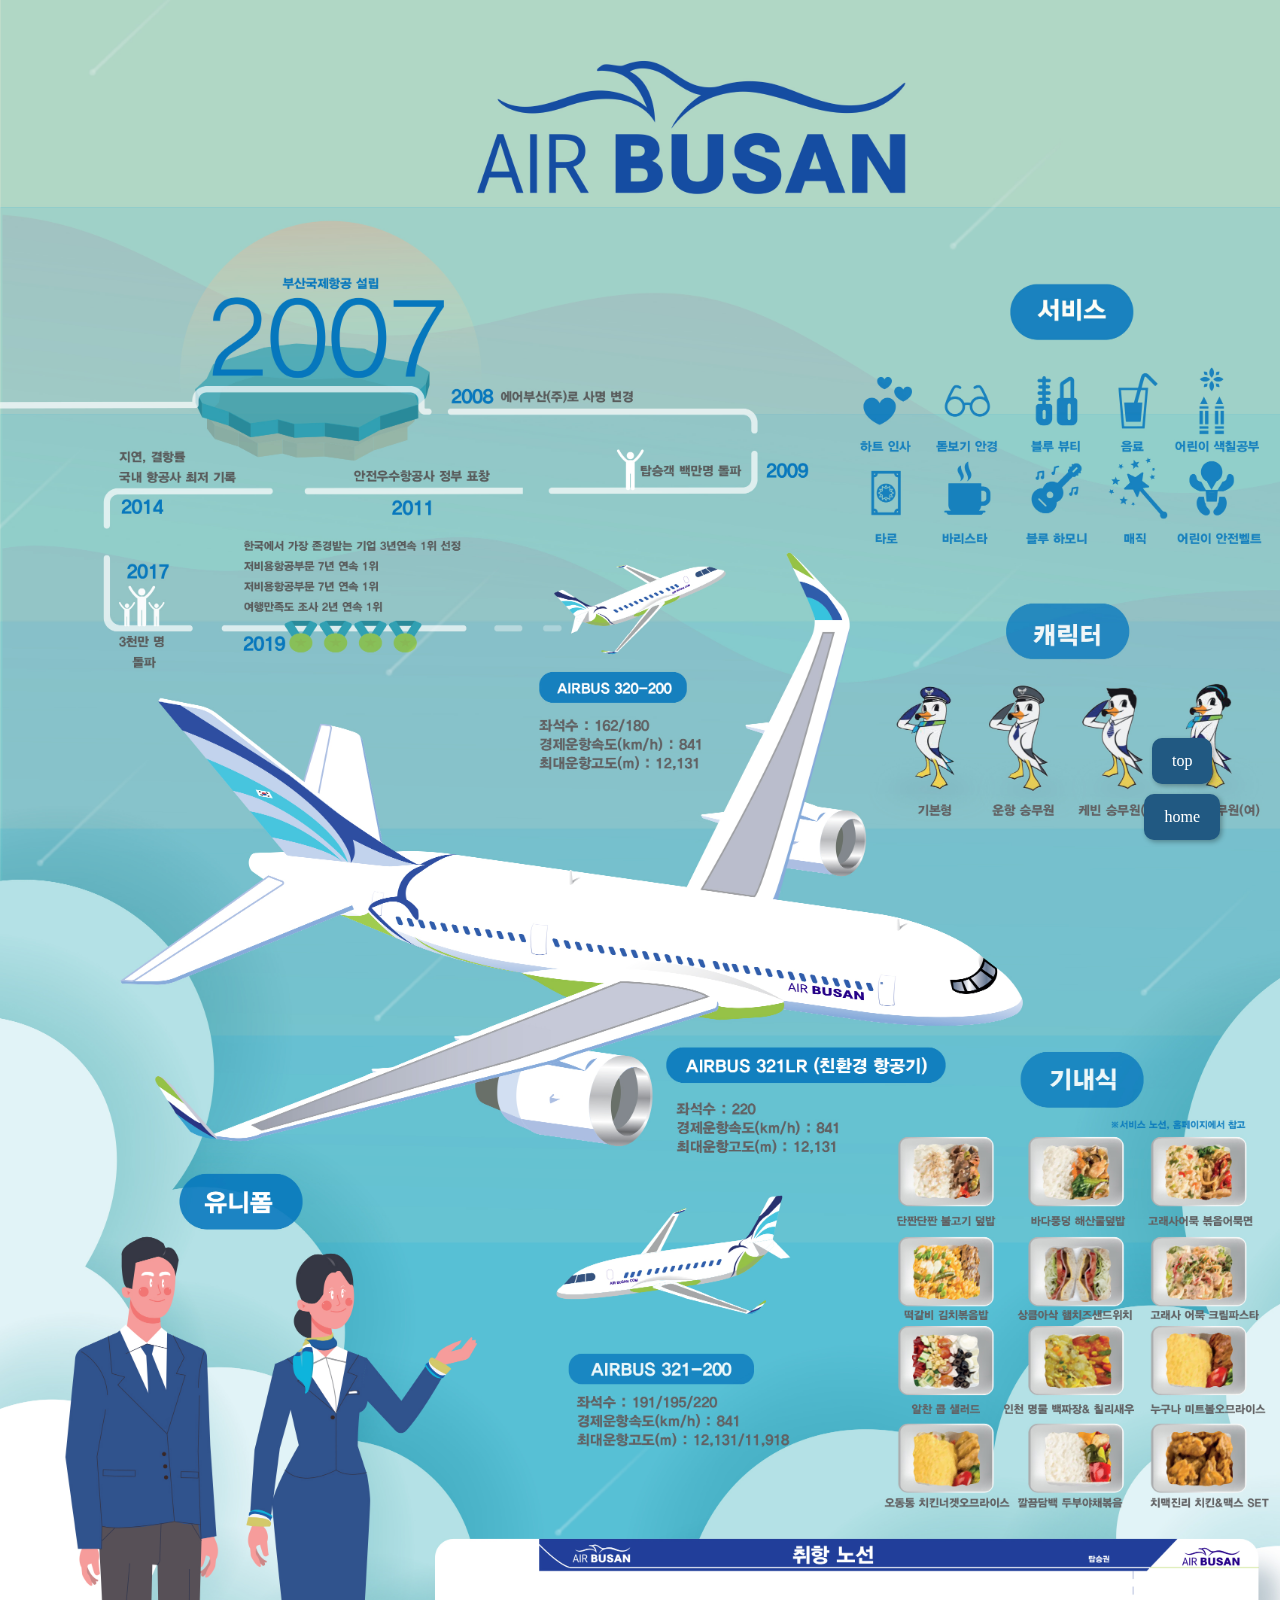
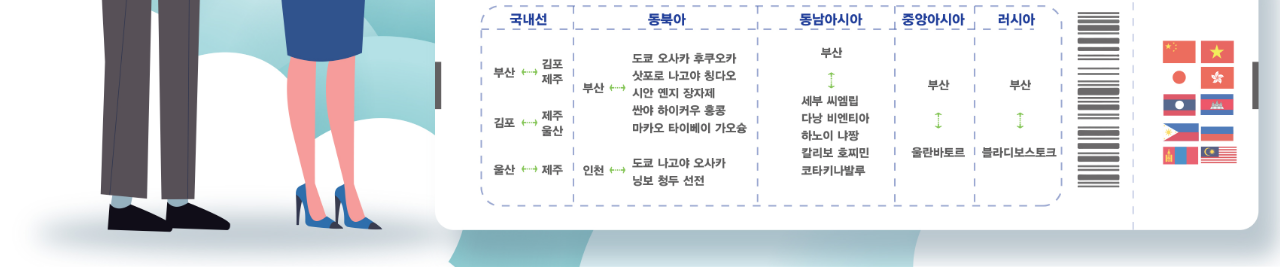
<file: guide/AirBusan_Infographic.html>
<!doctype html>
<html lang="ko">
	<head>
		<!--파비콘-->
		<link href="./guide_img/airbusan/Air_Busan_logo.png" rel="icon" type="image/png" sizes="32x32">
		<title>CANTIO BX</title>
		<meta charset="utf-8">
		<link href="./css/Infographic.css" rel="stylesheet" type="text/css">
	</head>
	<body class="brand1">
		<img src="./guide_img/airbusan/Infographic.jpg" alt="에어부산 인포그래픽">
		<ul class="btn_1">
			<li><a href="#">top</a><li>
			<li><a href="../index.html">home</a><li>
		</ul>
	</body>	
</html>
</file>
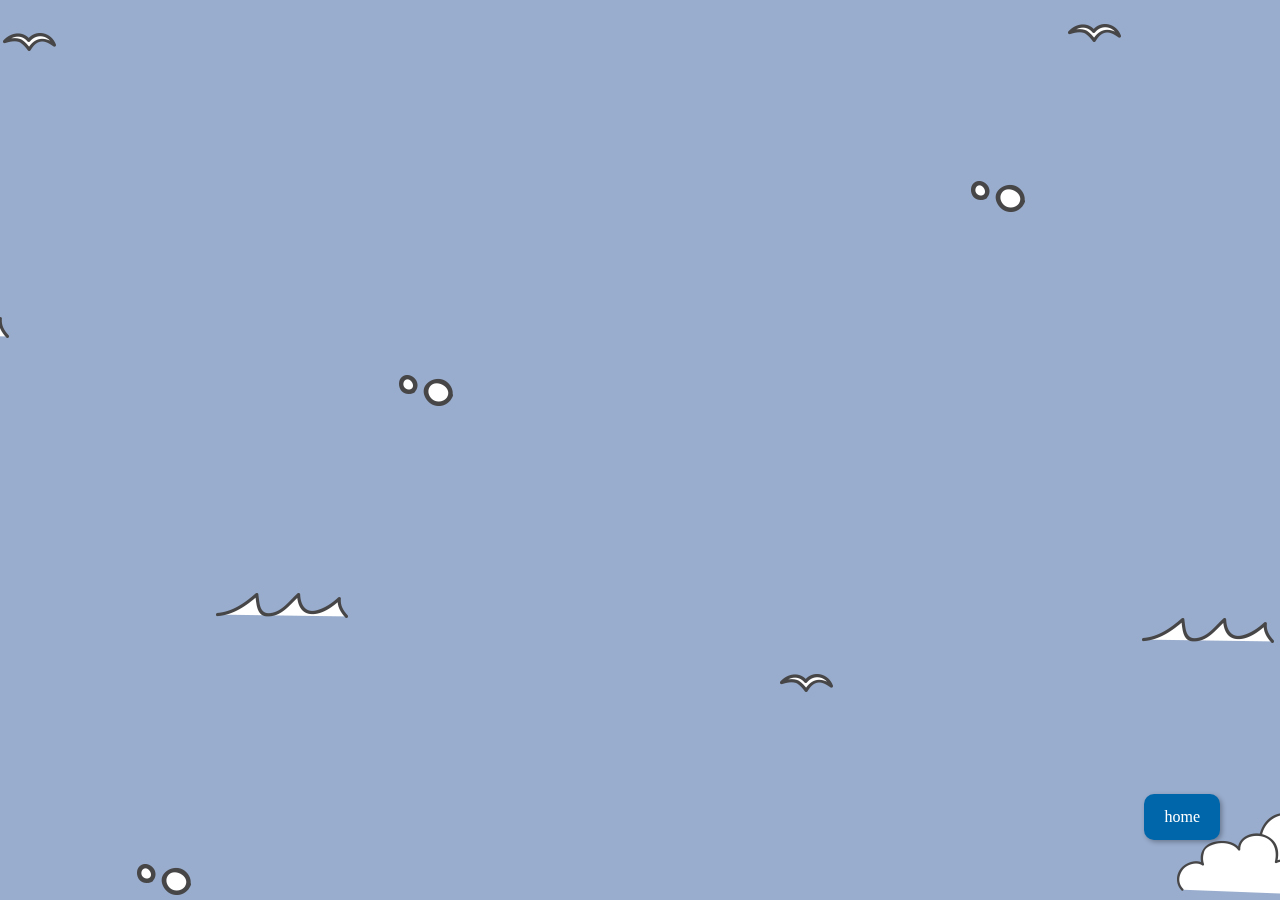
<file: guide/busan.html>
<!DOCTYPE html>
<html lang="ko">
<head>
    <meta charset="UTF-8">
    <meta http-equiv="X-UA-Compatible" content="IE=edge">
    <meta name="viewport" content="width=device-width, initial-scale=1.0">
    <!--파비콘-->
		<link href="./guide_img/Gull.png" rel="icon" type="image/png" sizes="32x32">
    <title>부산 관광지 순위</title>
    <link href="./css/busan.css" rel="stylesheet" type="text/css">
</head>
<body>
    <div>
    <iframe width="1200" height="600" src="https://www.youtube.com/embed/RoVD9HSKu-4" title="YouTube video player" frameborder="0" allow="accelerometer; autoplay; clipboard-write; encrypted-media; gyroscope; picture-in-picture" allowfullscreen></iframe>

    <ul class="btn_2">
        
        <li><a href="../index.html">home</a><li>
    </ul>
</div>
</body>
</html>
</file>
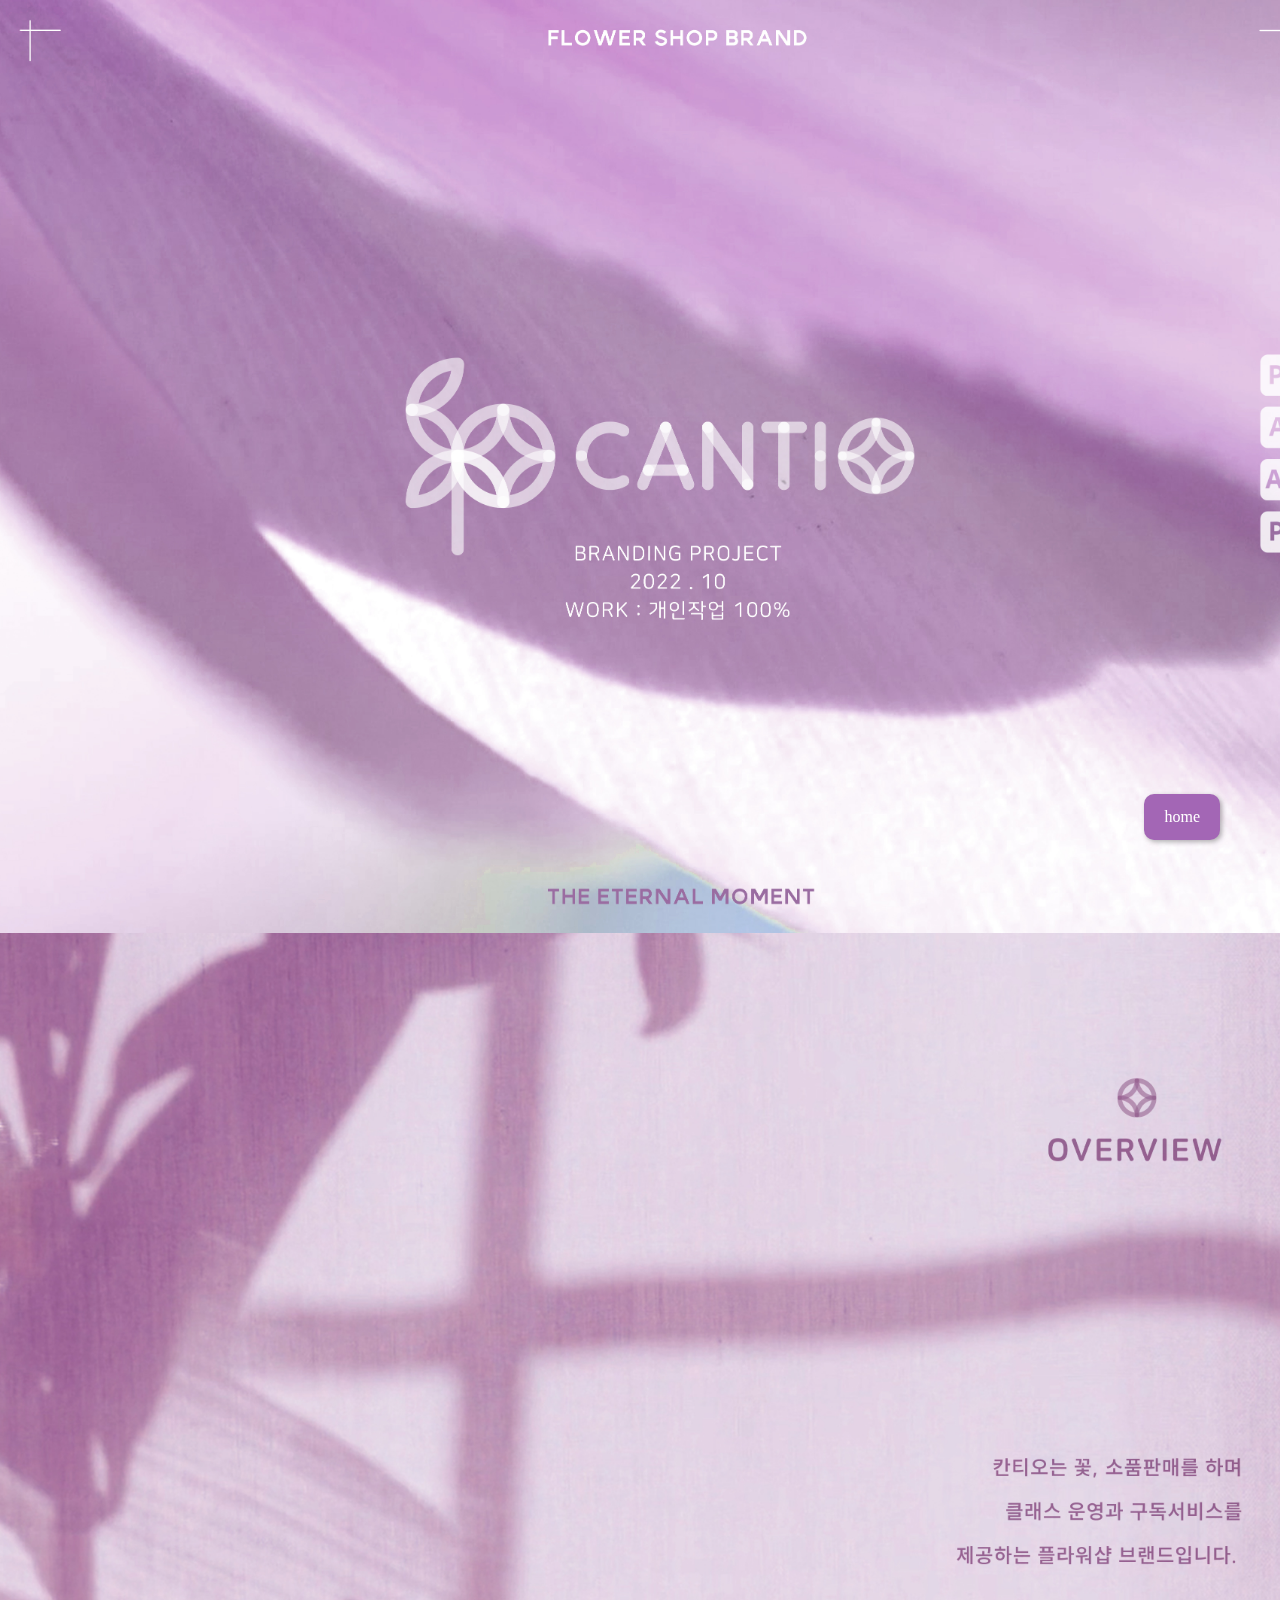
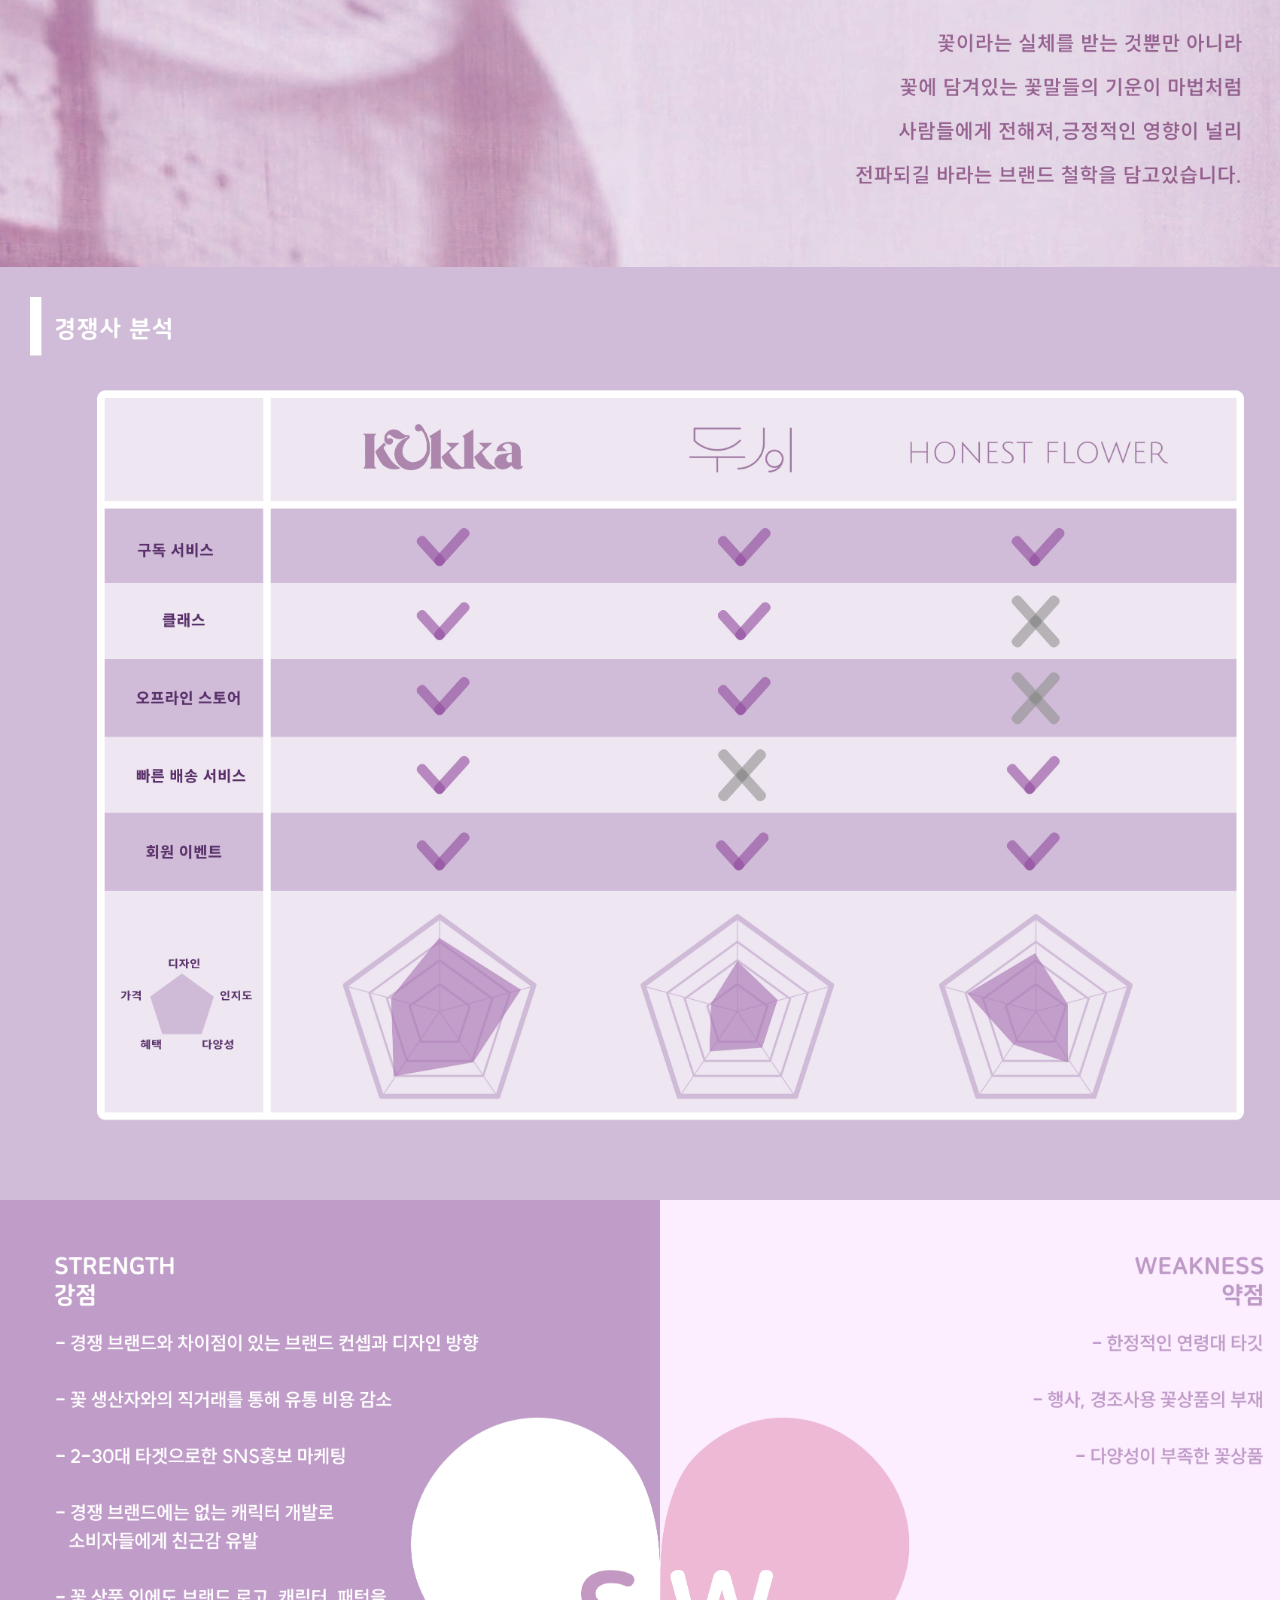
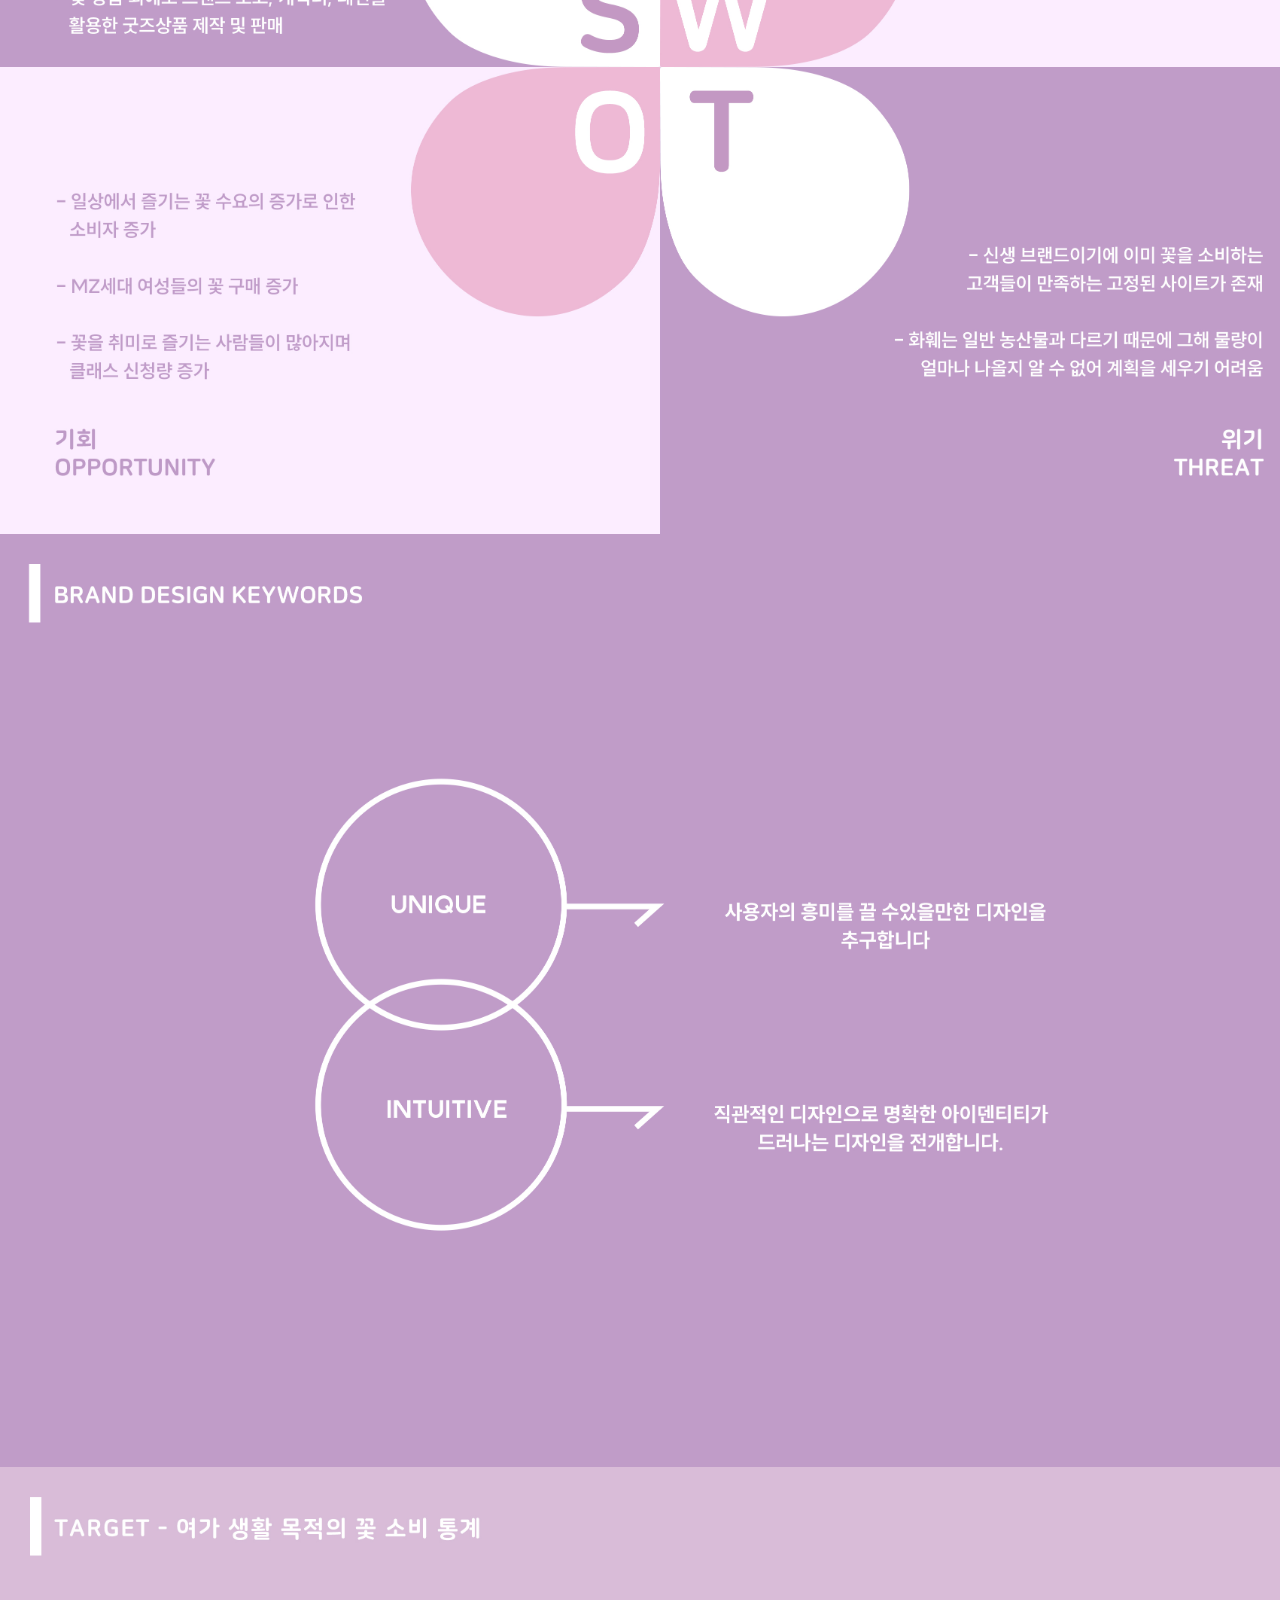
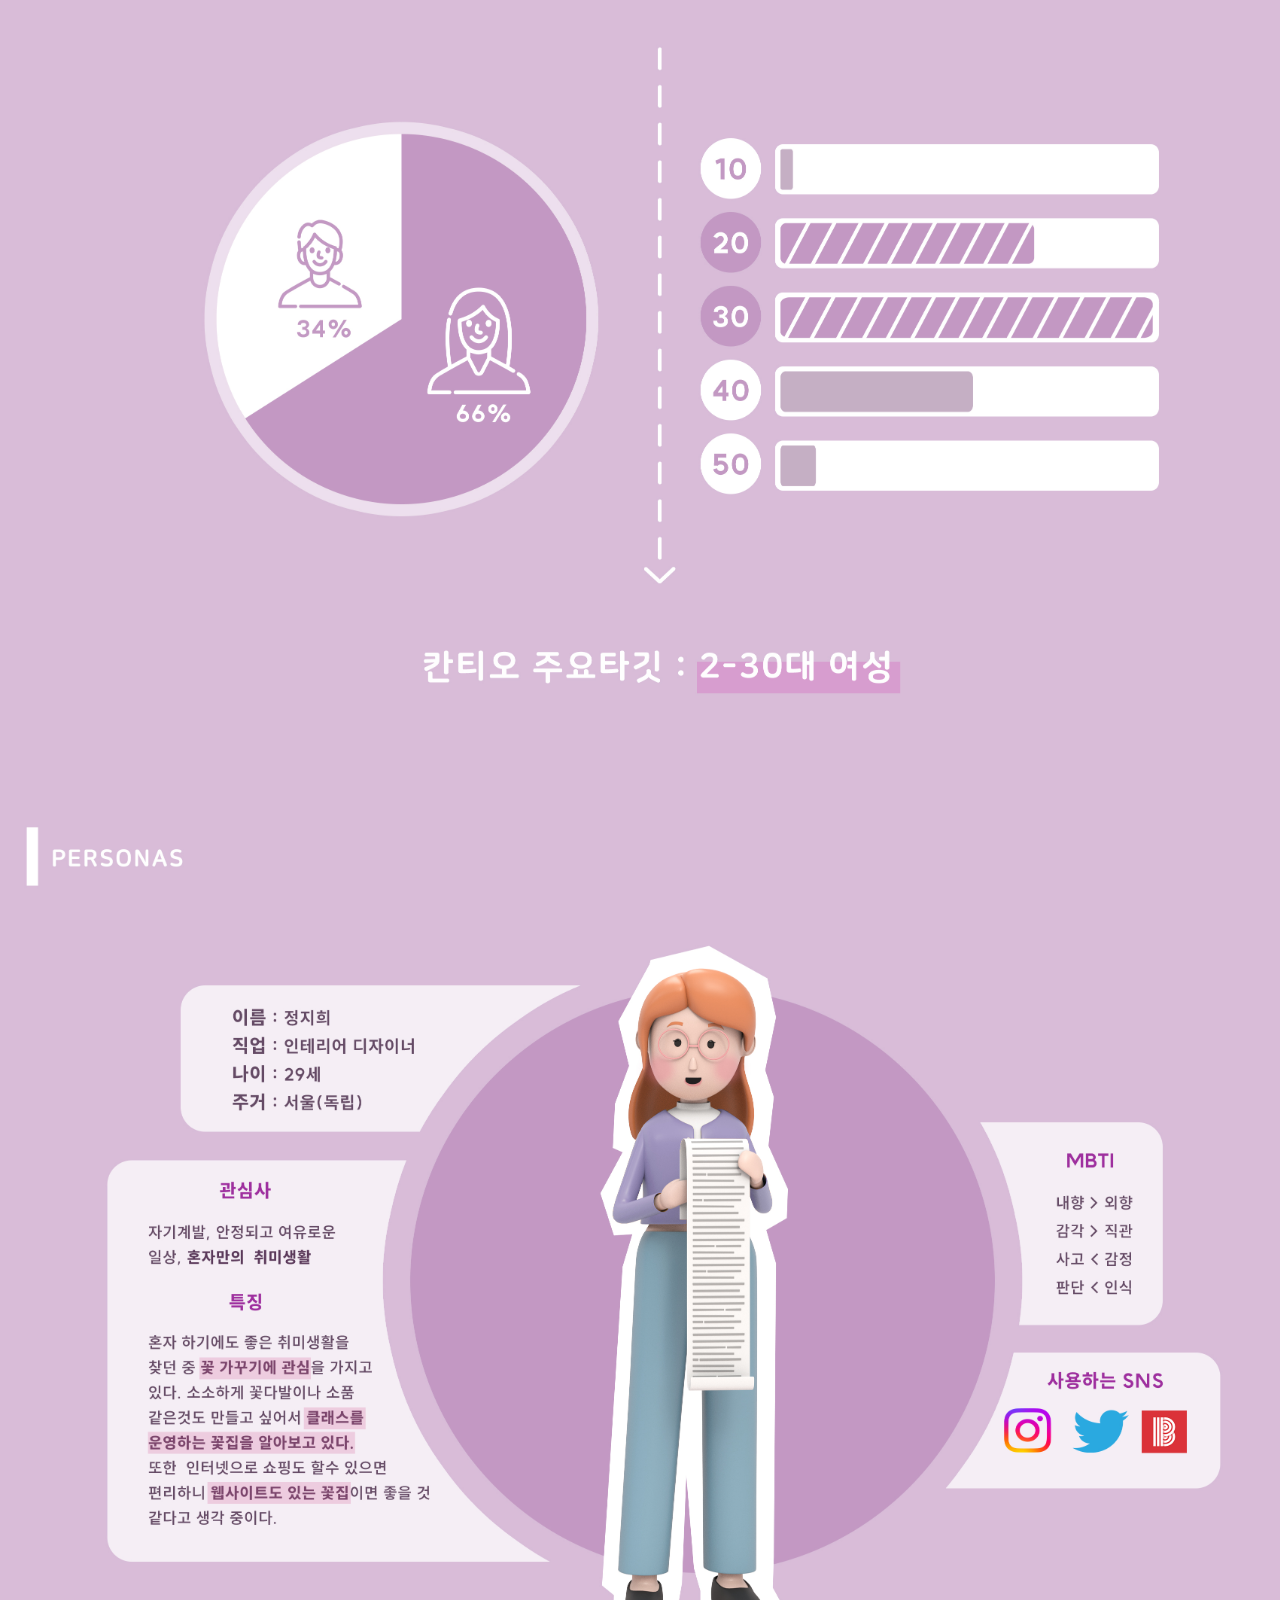
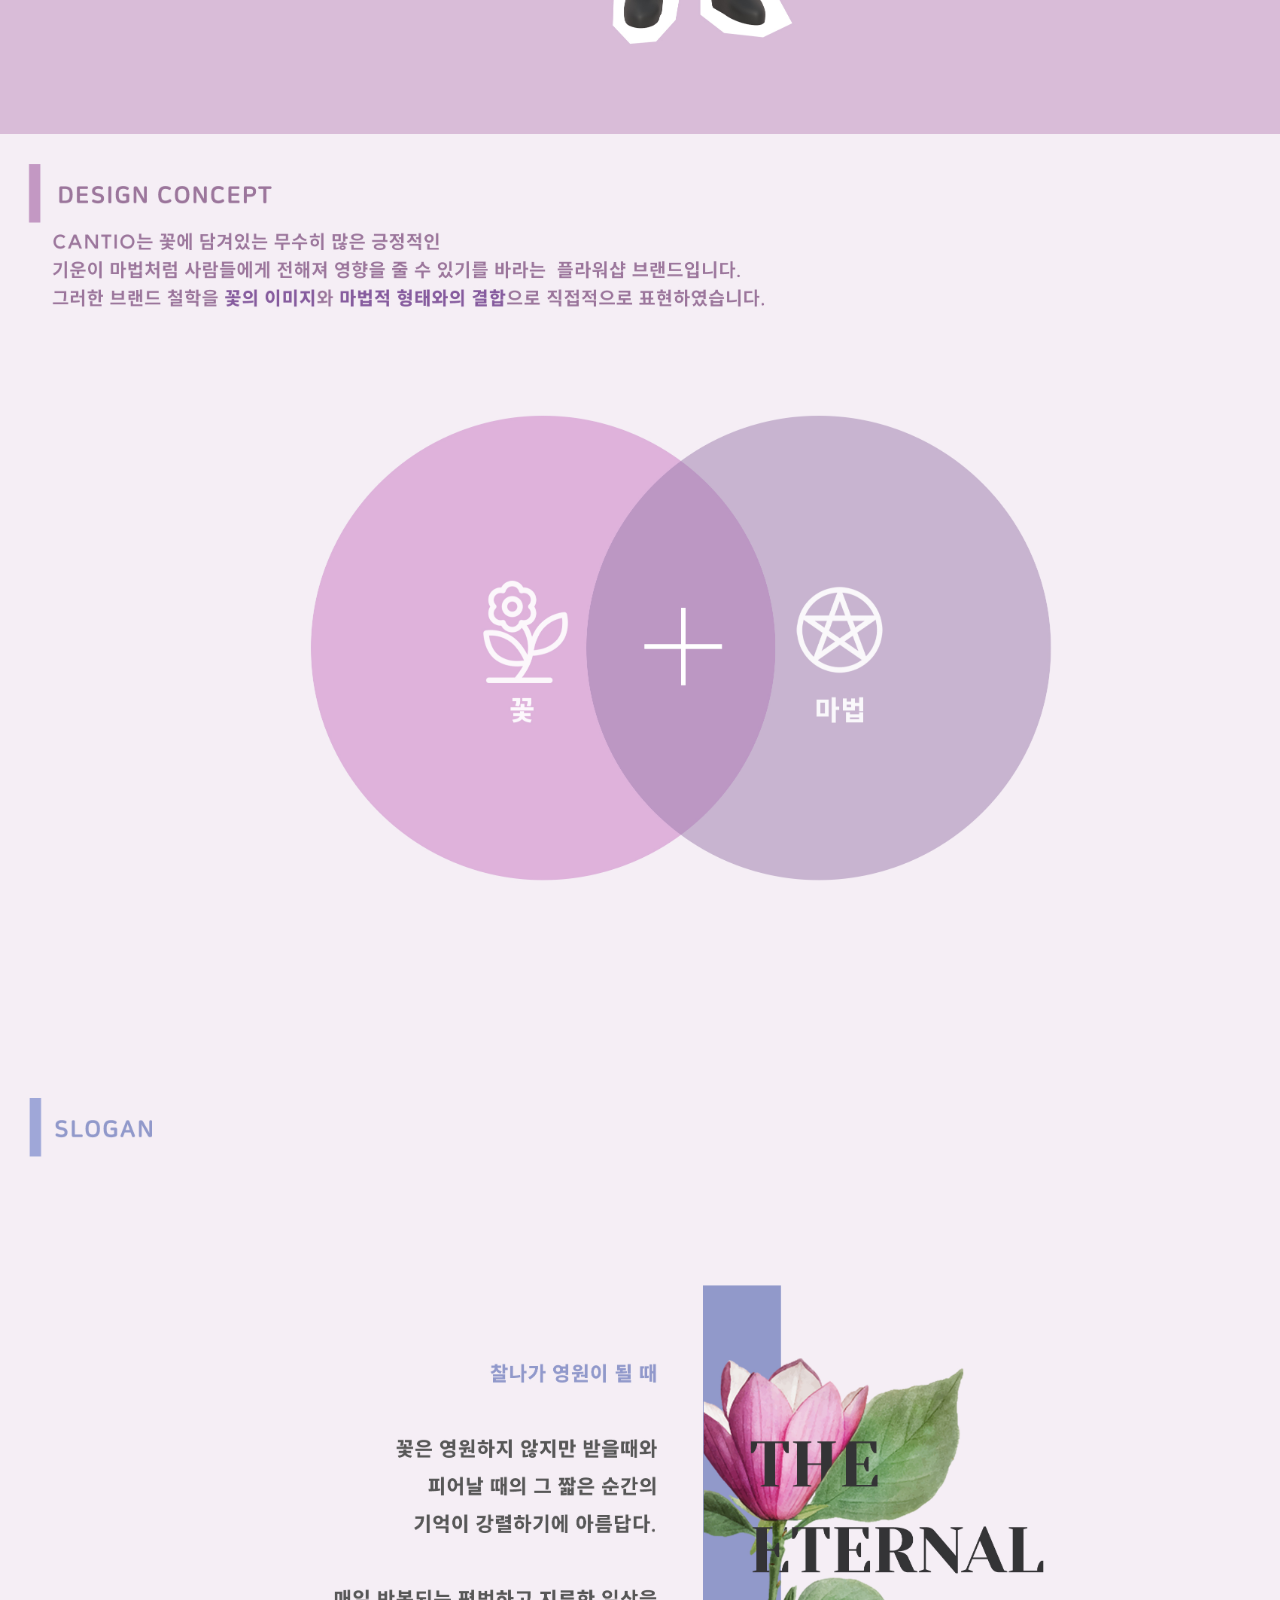
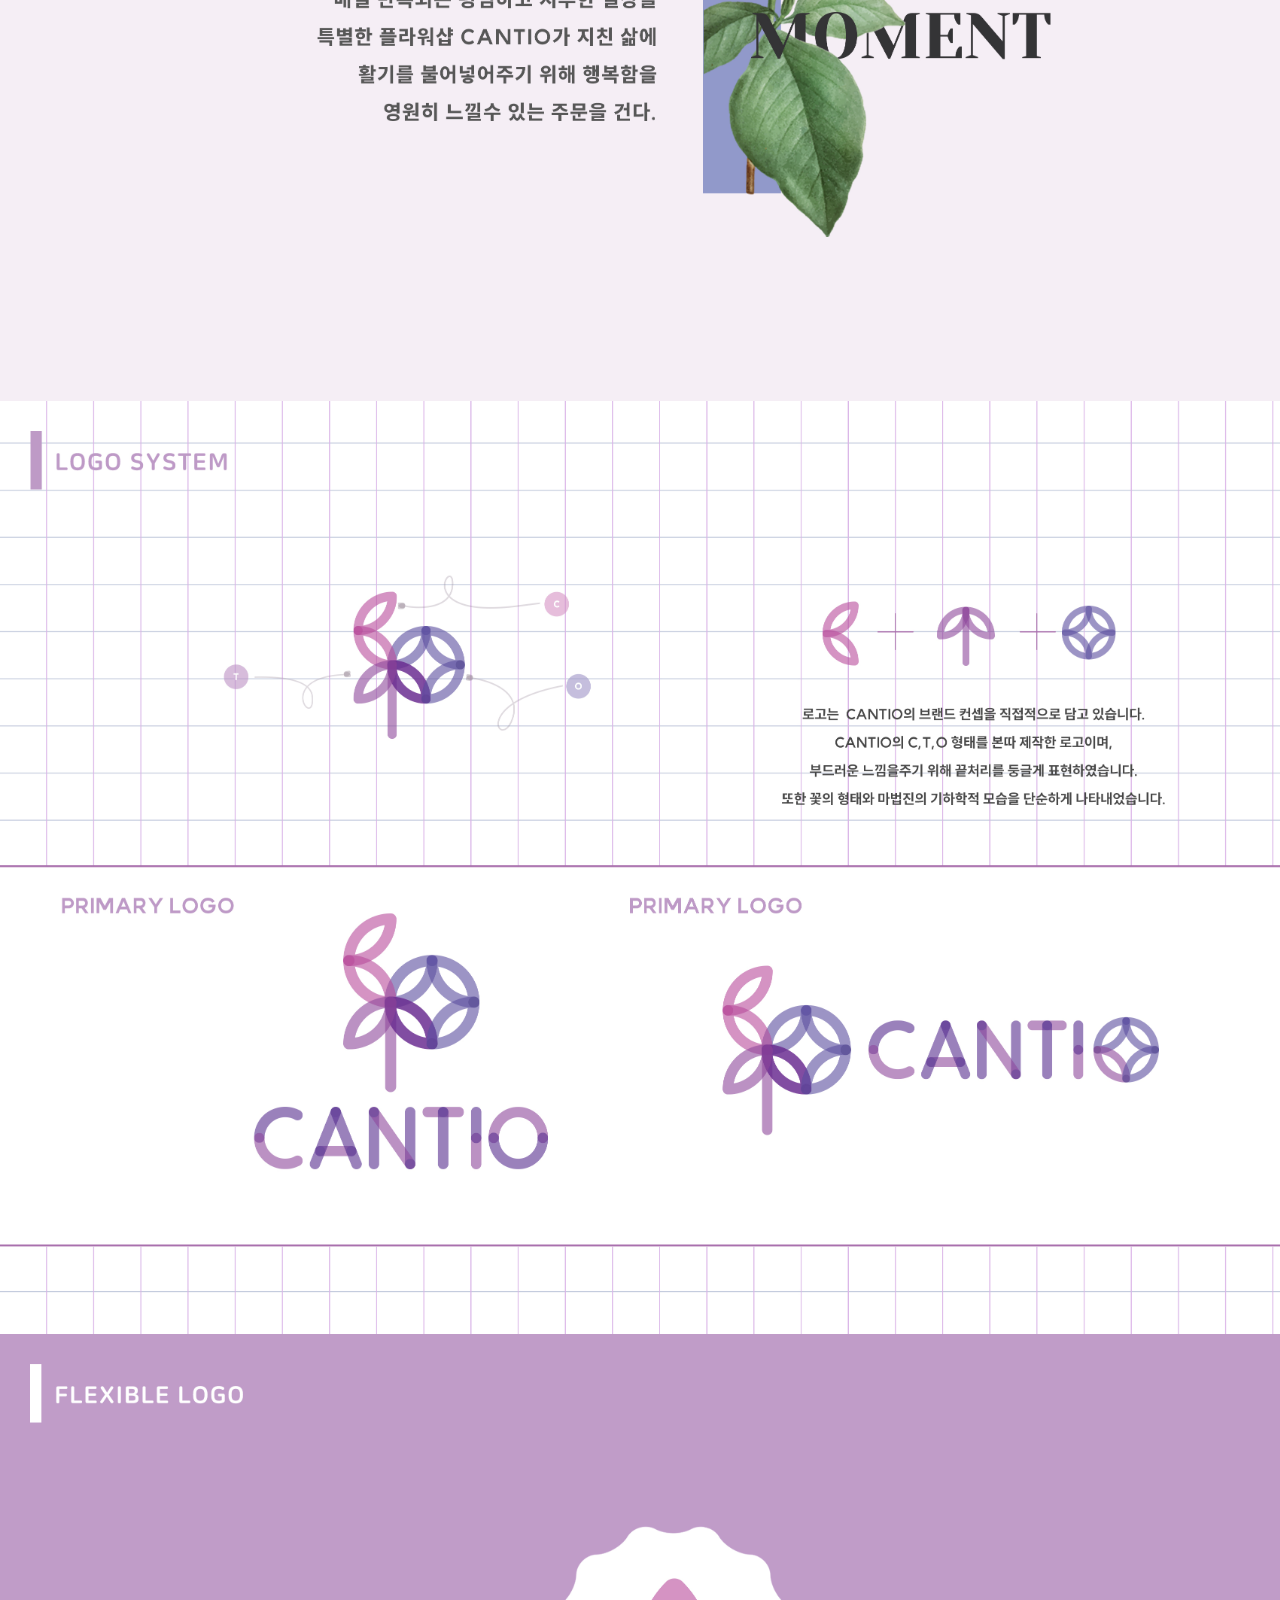
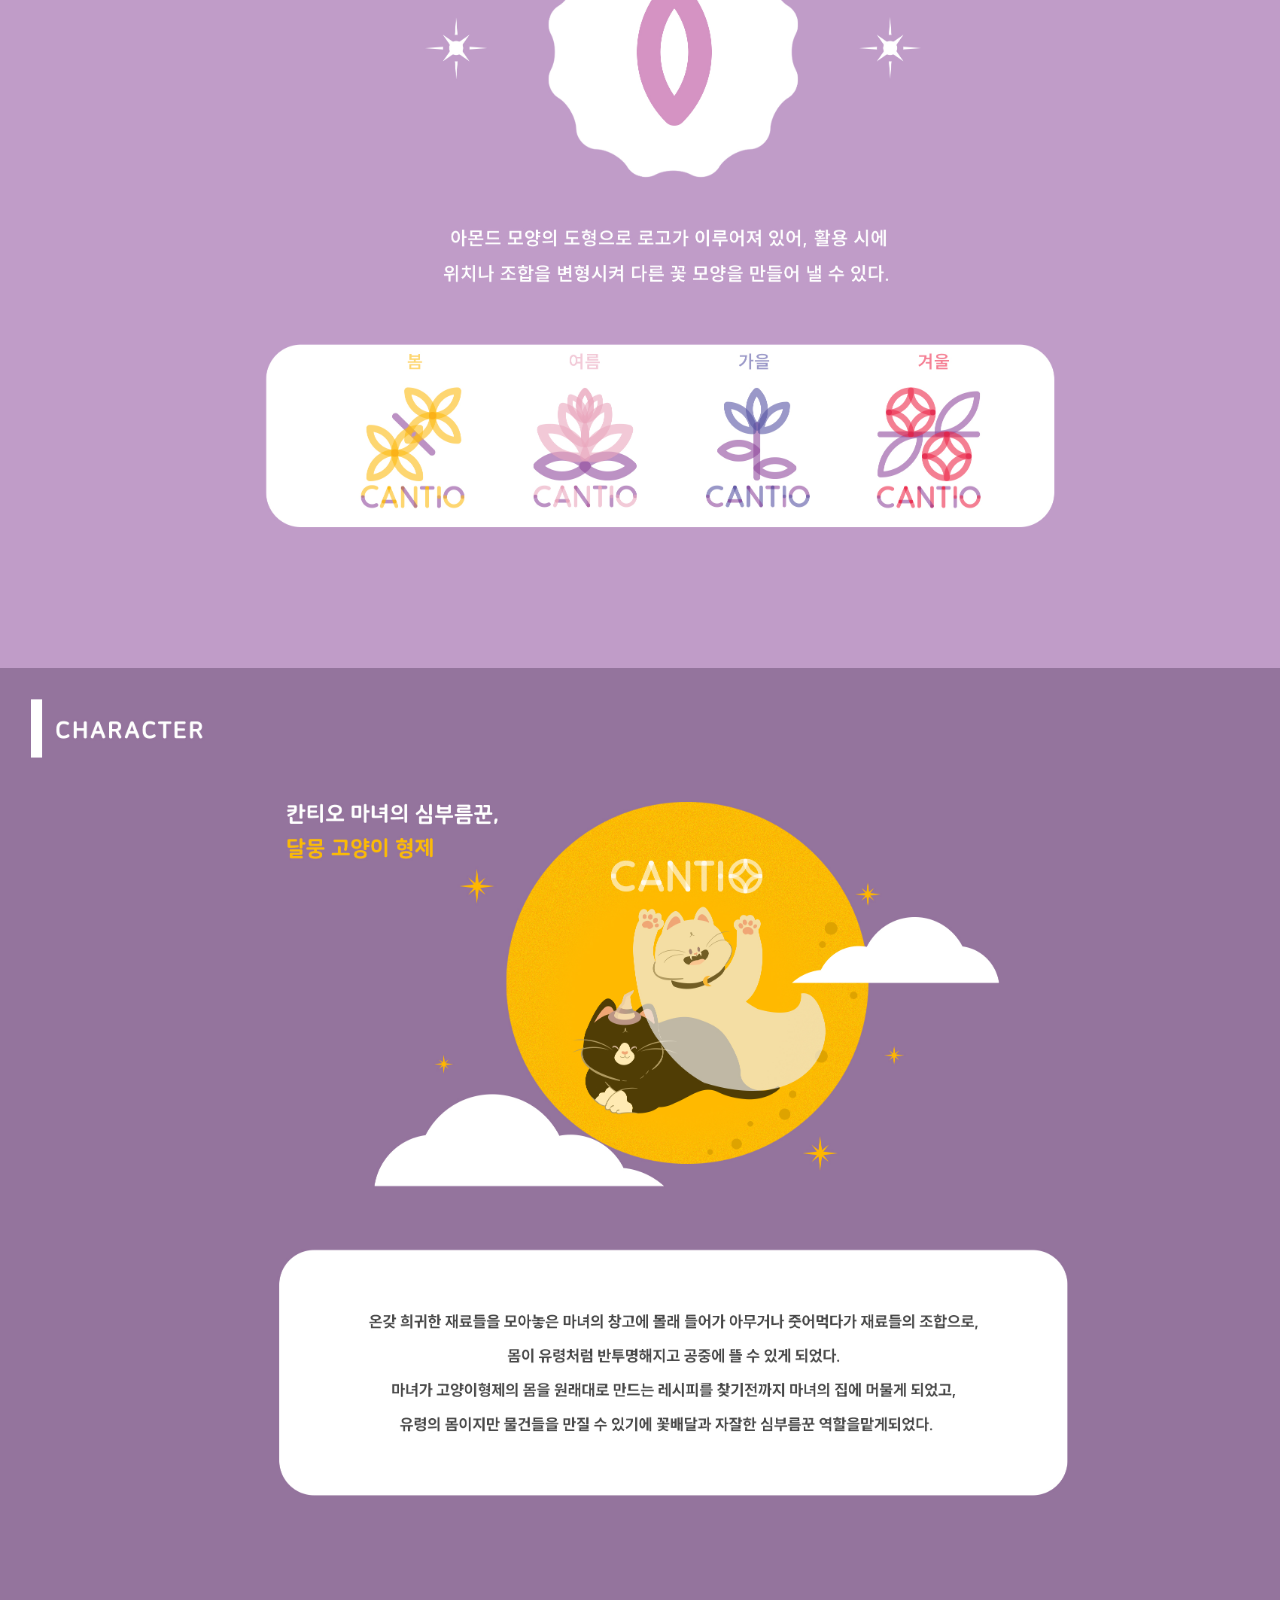
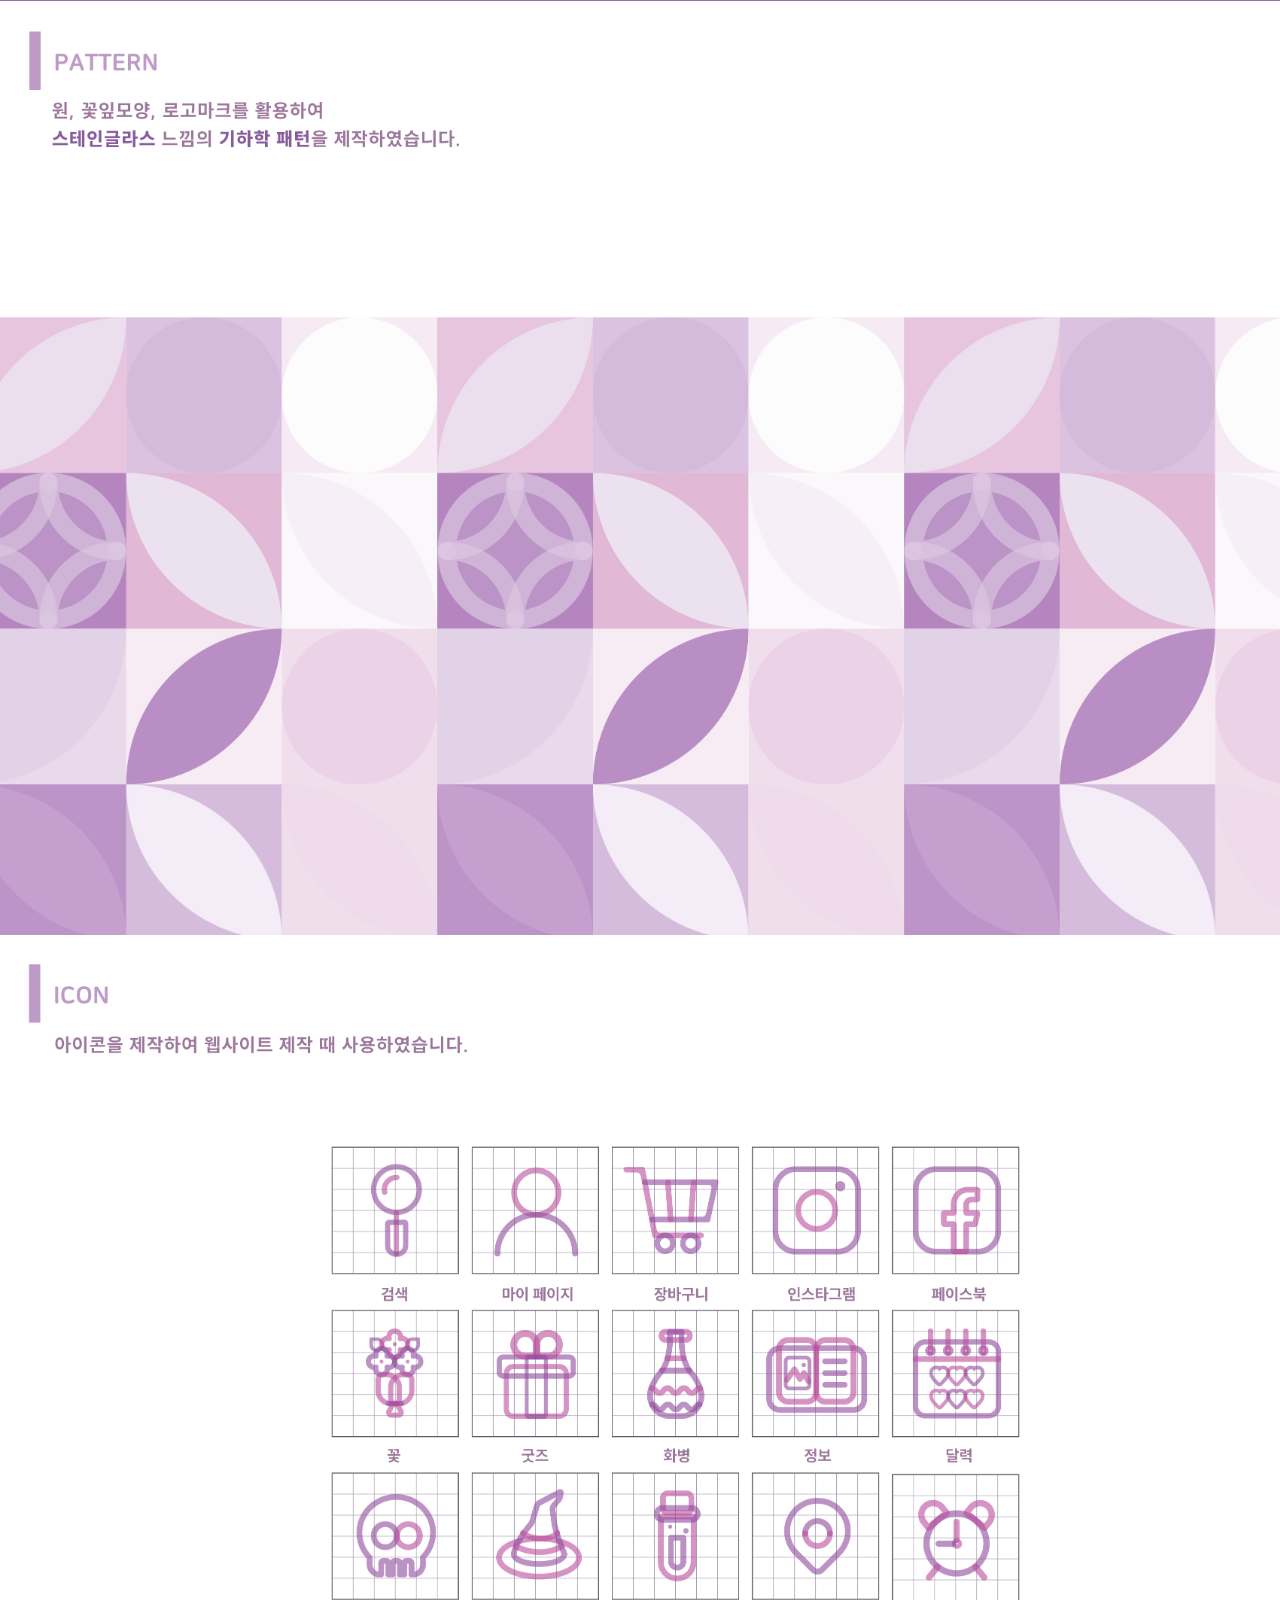
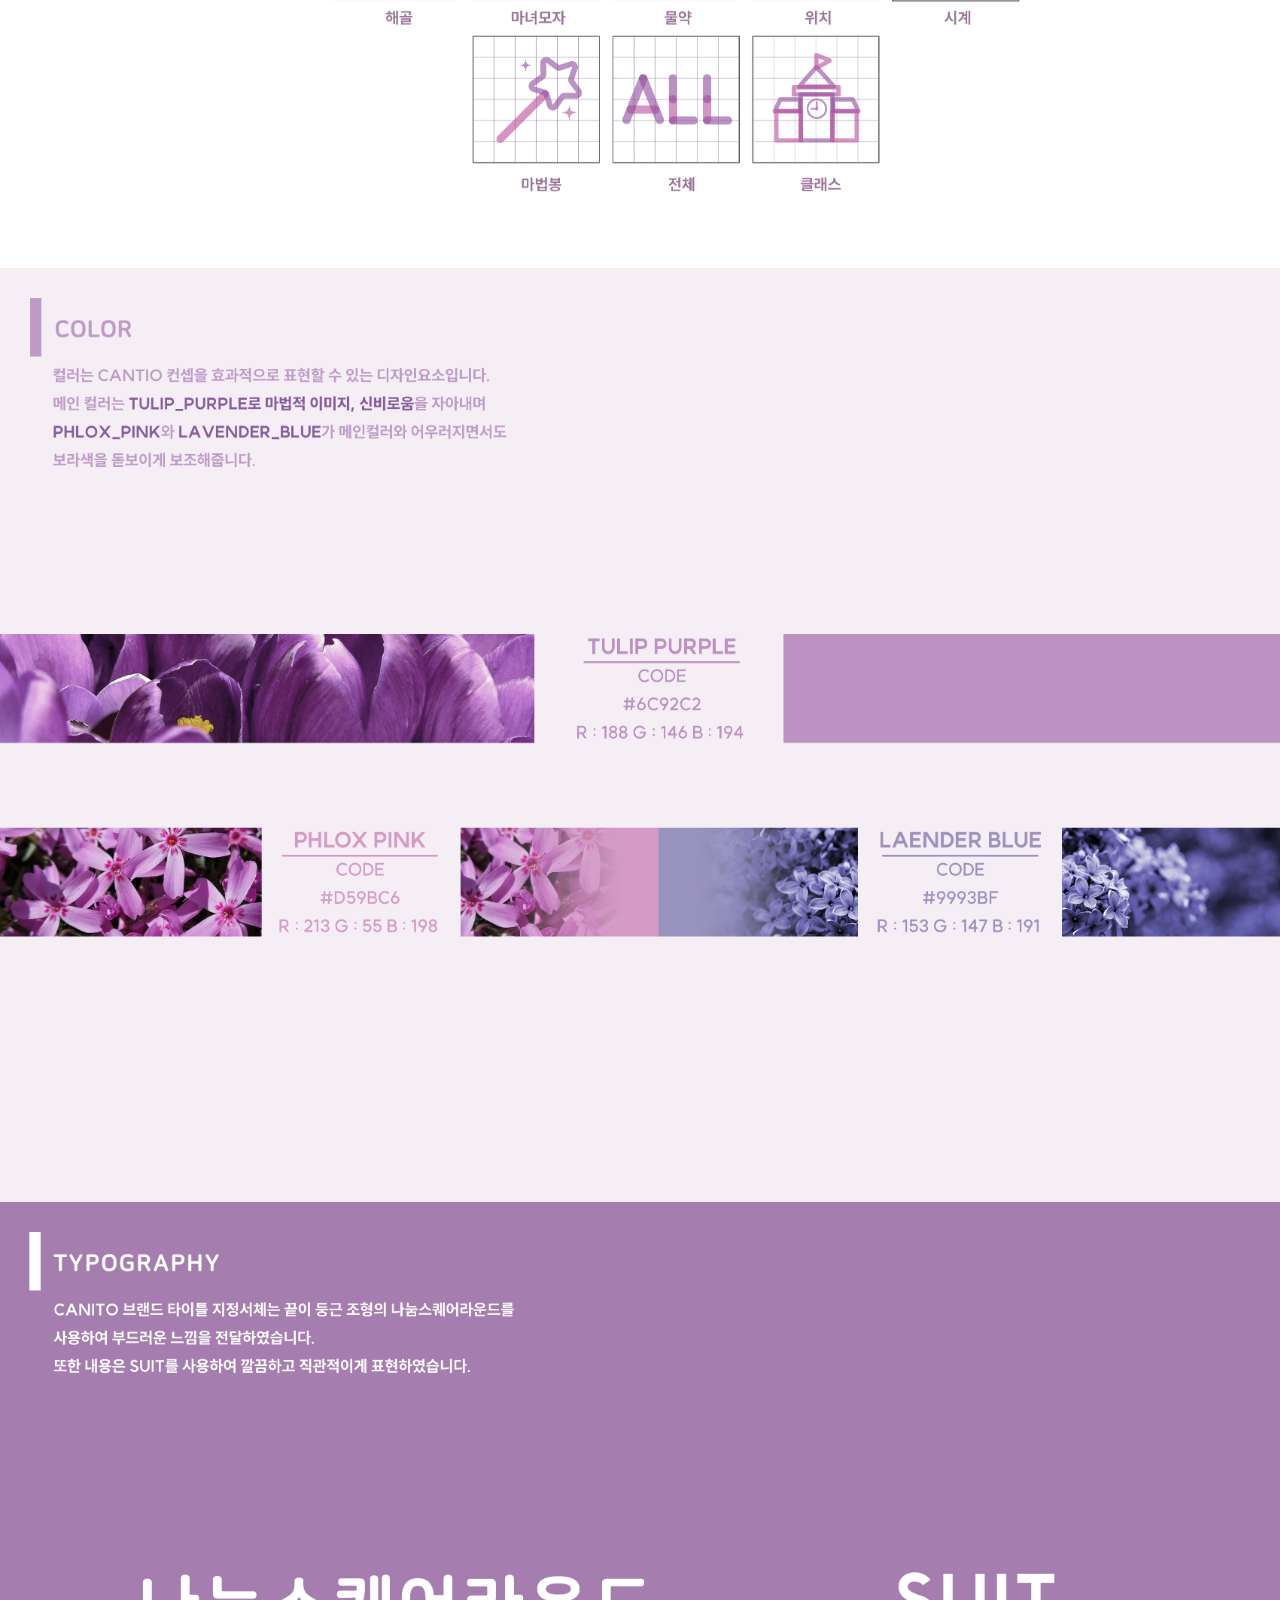
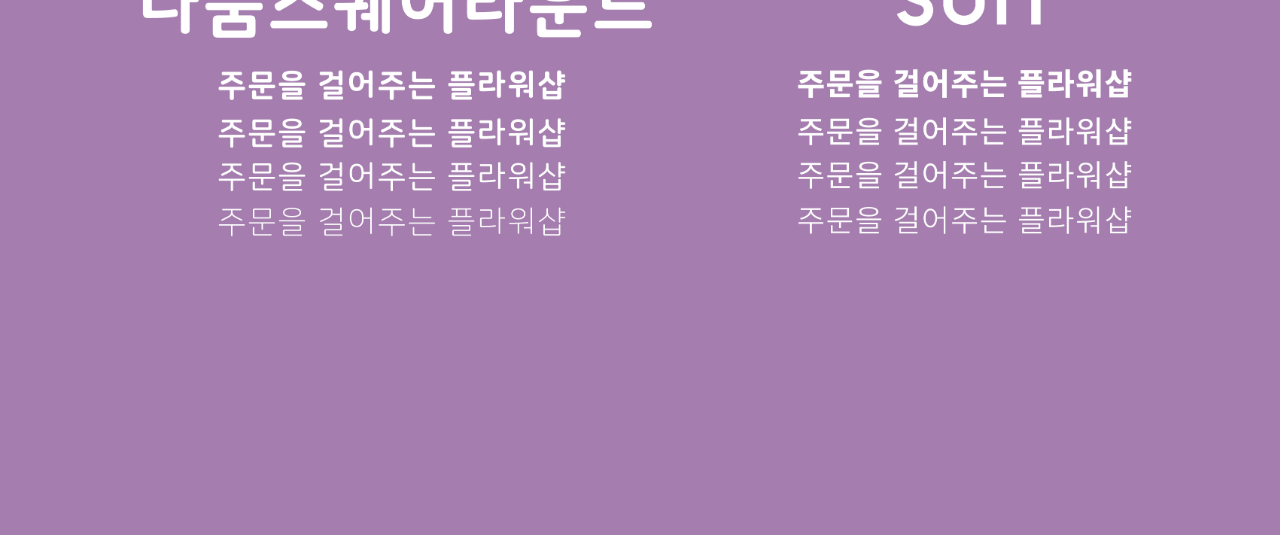
<file: guide/CATNIO_bi.html>
<!doctype html>
<html>
	<head>
		  <!--파비콘-->
		  <link href="./guide_img/favorites_icon.png" rel="icon" type="image/png" sizes="32x32">
		  <!-- 탑버튼 css -->
  <link rel="stylesheet" href="./css/icon.css">
		<title>CANTIO BX</title>
		<meta charset="utf-8">
		<link href="./css/cantio_bi.css" rel="stylesheet" type="text/css">
	</head>
	<body class="brand1">

		  <!--탑 버튼-->
		  <a href="#" class="top"><img src="./guide_img/top.png" alt="top버튼"></a>
		<img src="./guide_img/cantio_bi/01.jpg" alt="cantio_bi" class="c_img">
		<img src="./guide_img/cantio_bi/02.jpg" alt="cantio_bi" class="c_img">
		<img src="./guide_img/cantio_bi/03.jpg" alt="cantio_bi" class="c_img">
		<img src="./guide_img/cantio_bi/04.jpg" alt="cantio_bi" class="c_img">
		<img src="./guide_img/cantio_bi/05.jpg" alt="cantio_bi" class="c_img">
		<img src="./guide_img/cantio_bi/06.jpg" alt="cantio_bi" class="c_img">
		<img src="./guide_img/cantio_bi/07.jpg" alt="cantio_bi" class="c_img">
		<img src="./guide_img/cantio_bi/08.jpg" alt="cantio_bi" class="c_img">
		<img src="./guide_img/cantio_bi/09.jpg" alt="cantio_bi" class="c_img">
		<img src="./guide_img/cantio_bi/10.jpg" alt="cantio_bi" class="c_img">
		<img src="./guide_img/cantio_bi/11.jpg" alt="cantio_bi" class="c_img">
		<img src="./guide_img/cantio_bi/12.jpg" alt="cantio_bi" class="c_img">
		<img src="./guide_img/cantio_bi/13.jpg" alt="cantio_bi" class="c_img">
		<img src="./guide_img/cantio_bi/14.jpg" alt="cantio_bi" class="c_img">
		<img src="./guide_img/cantio_bi/15.jpg" alt="cantio_bi" class="c_img">
		<img src="./guide_img/cantio_bi/16.jpg" alt="cantio_bi" class="c_img">
		<ul class="btn_2">
			<li><a href="../index.html">home</a><li>
		</ul>



		 <!-- 탑버튼 js -->
	<script src="https://code.jquery.com/jquery-2.2.0.min.js"></script><!-- 제이쿼리 라이브러리,수정X -->
	<script src="./js/icon.js"></script>
		
	</body>	
</html>
</file>
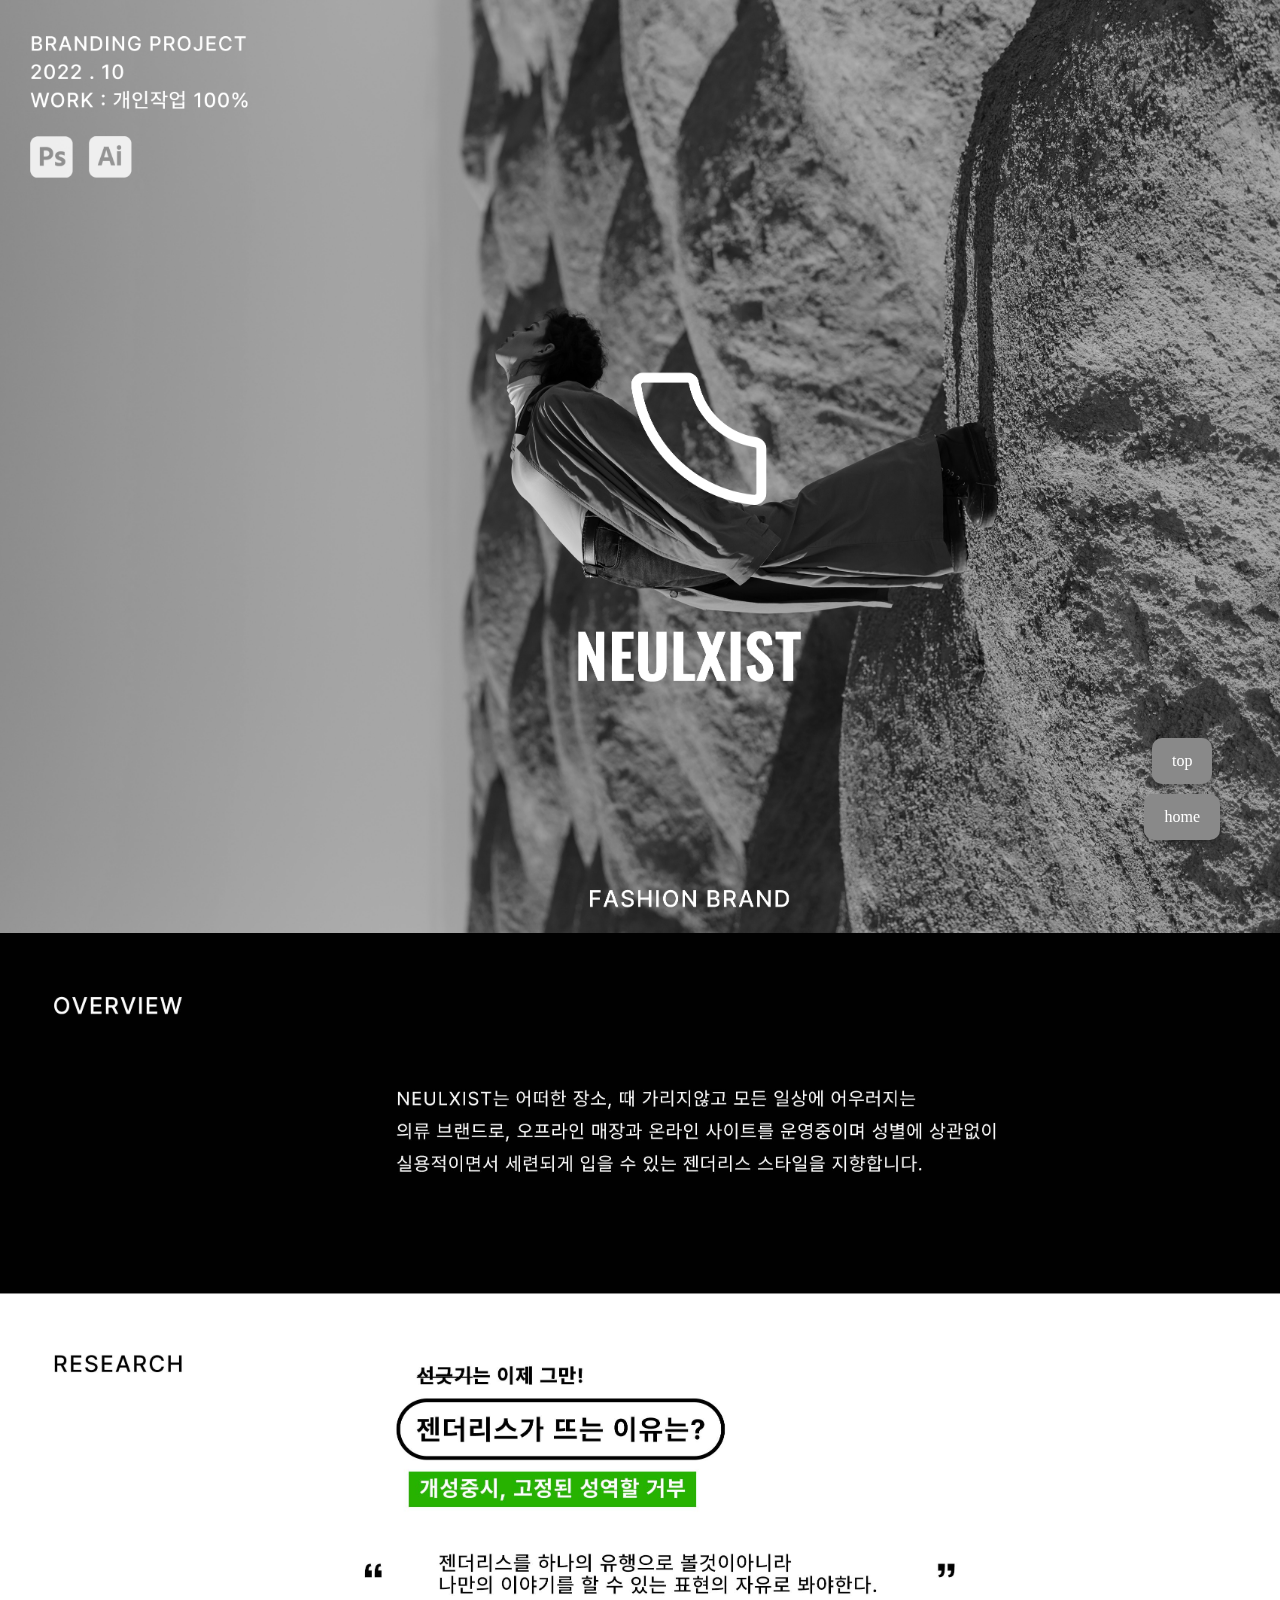
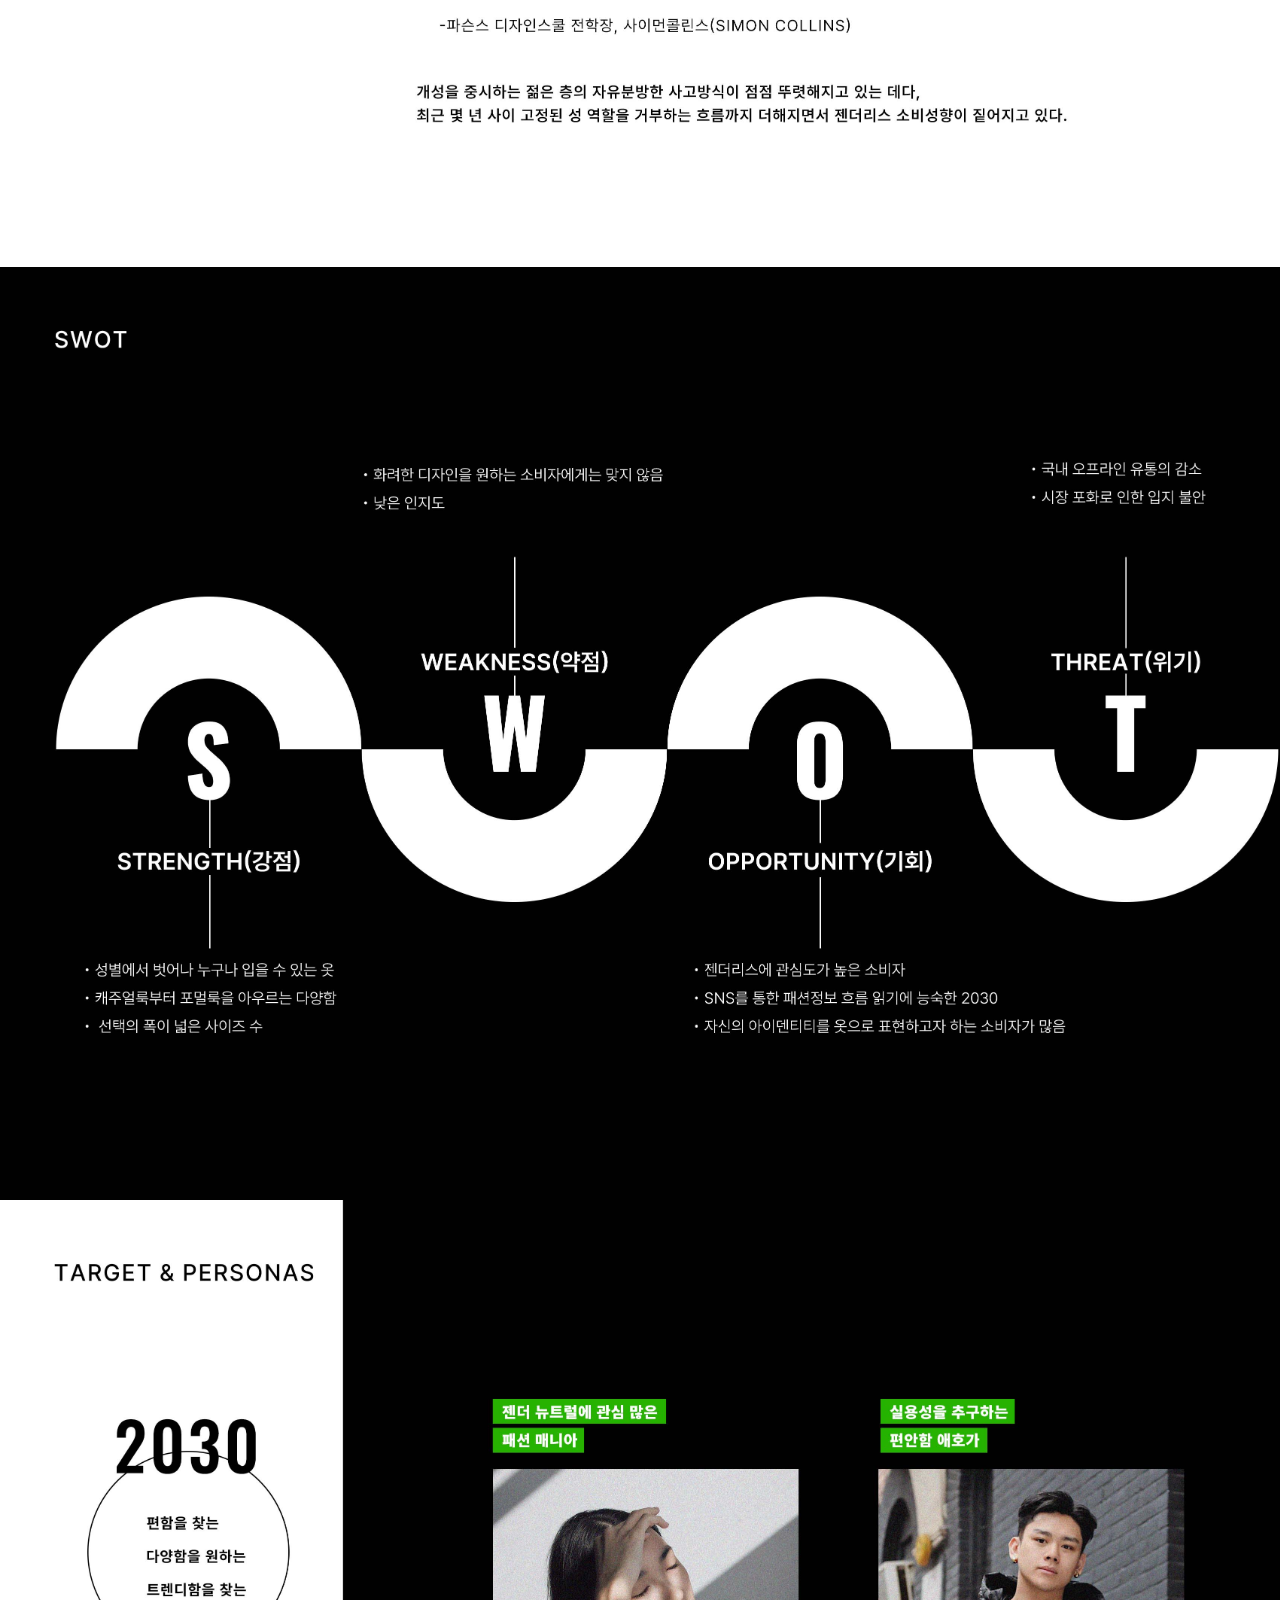
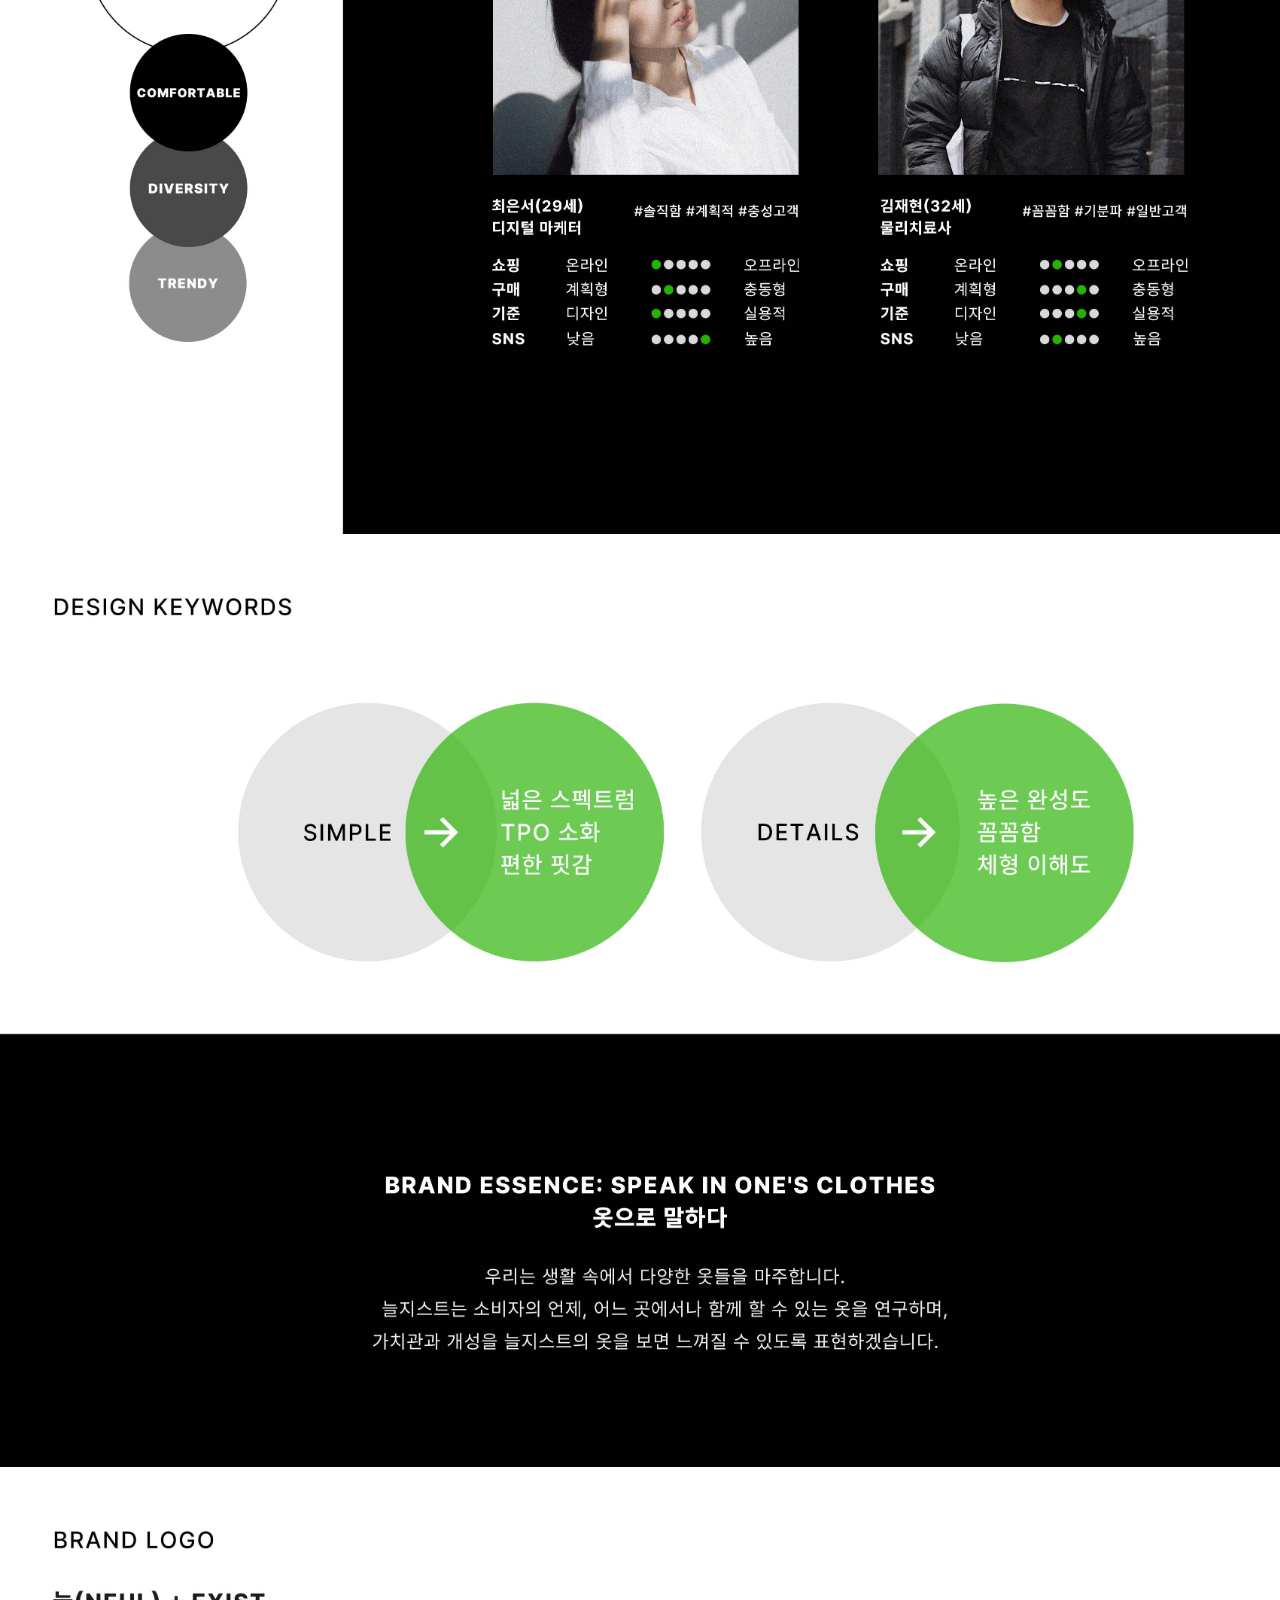
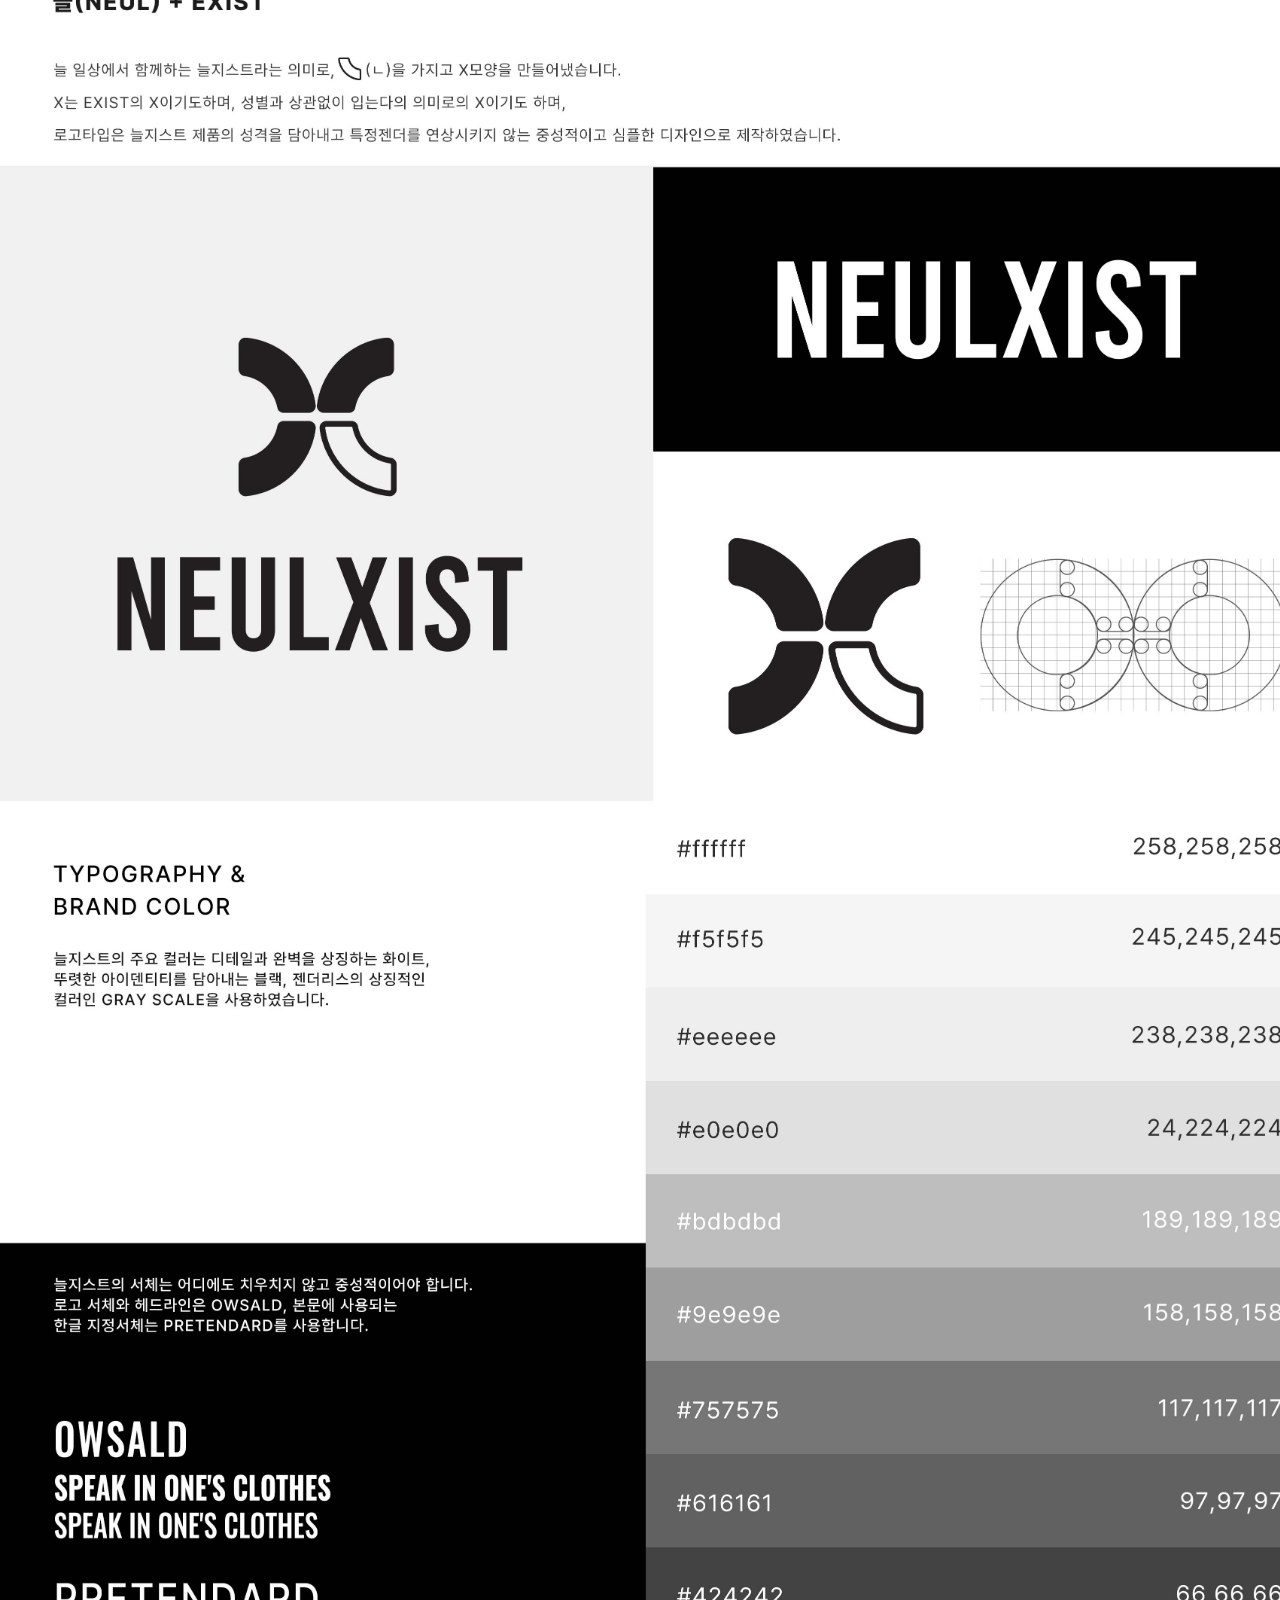
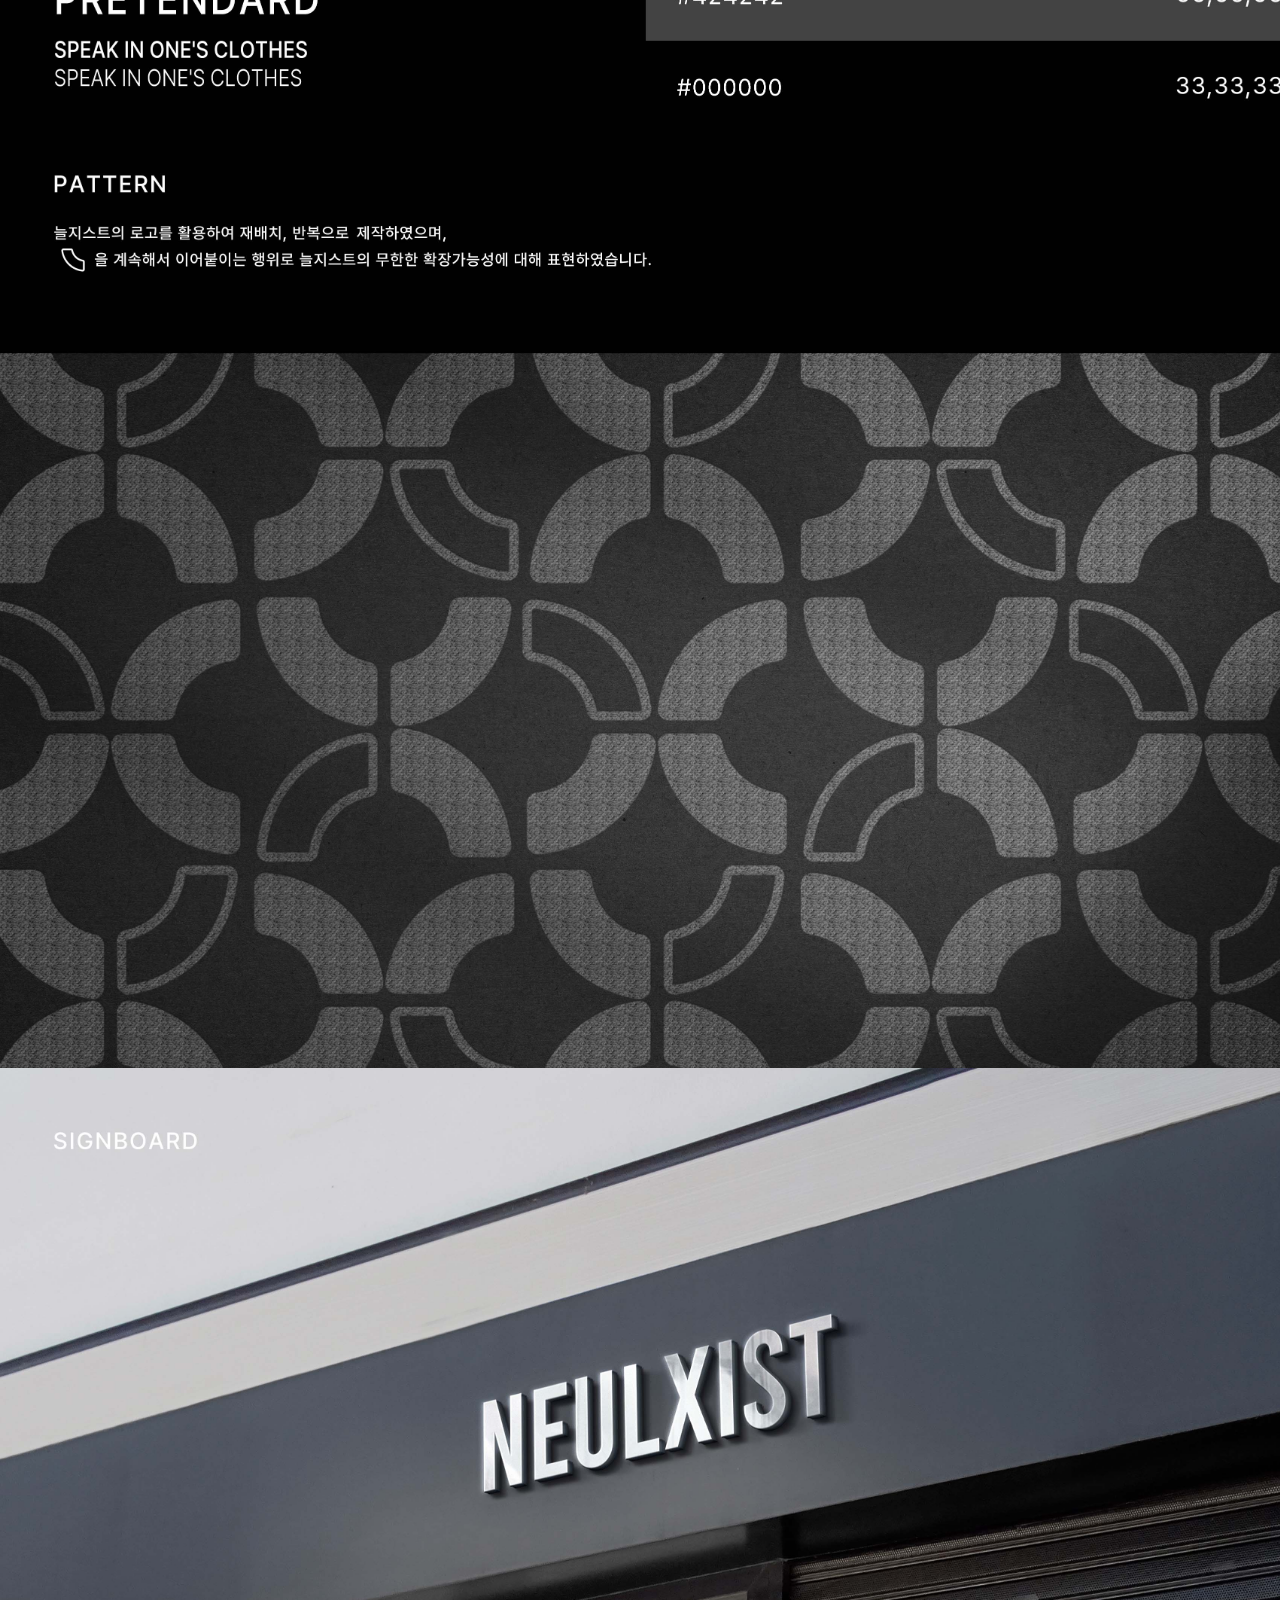
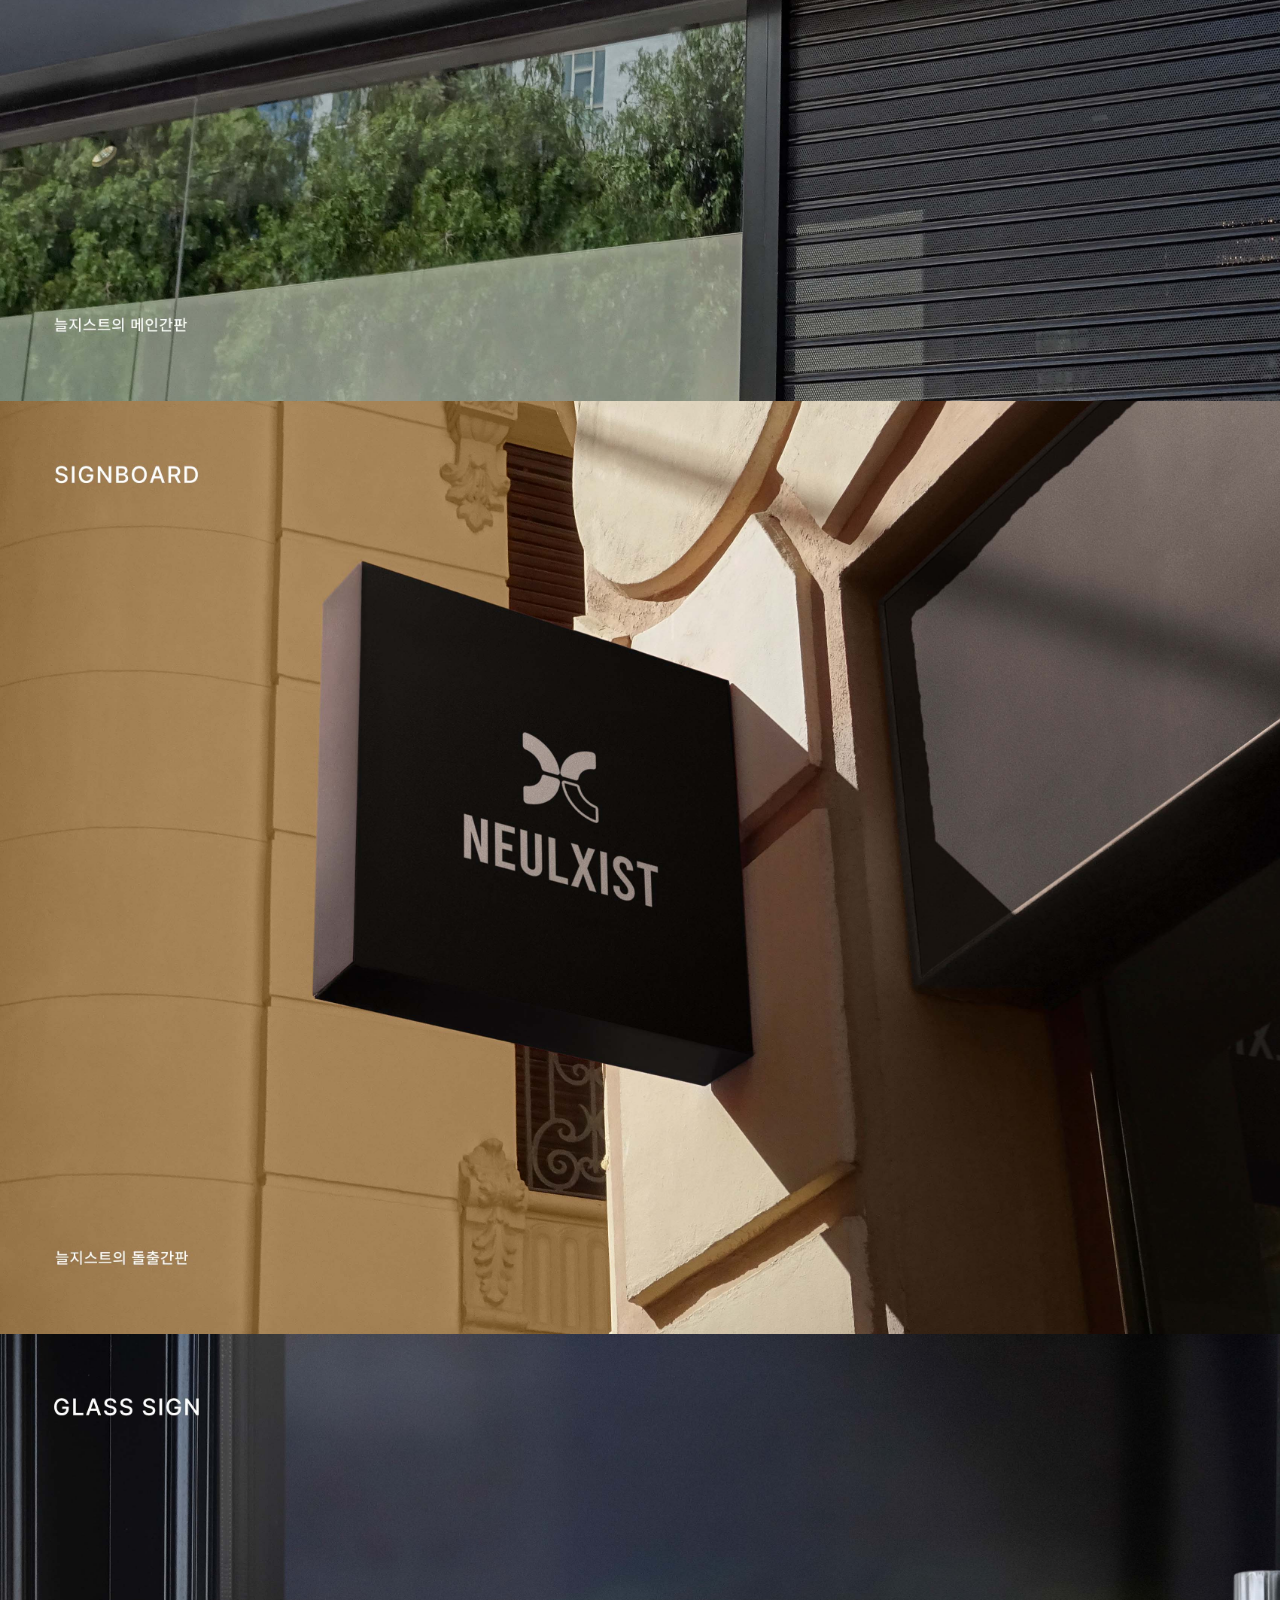
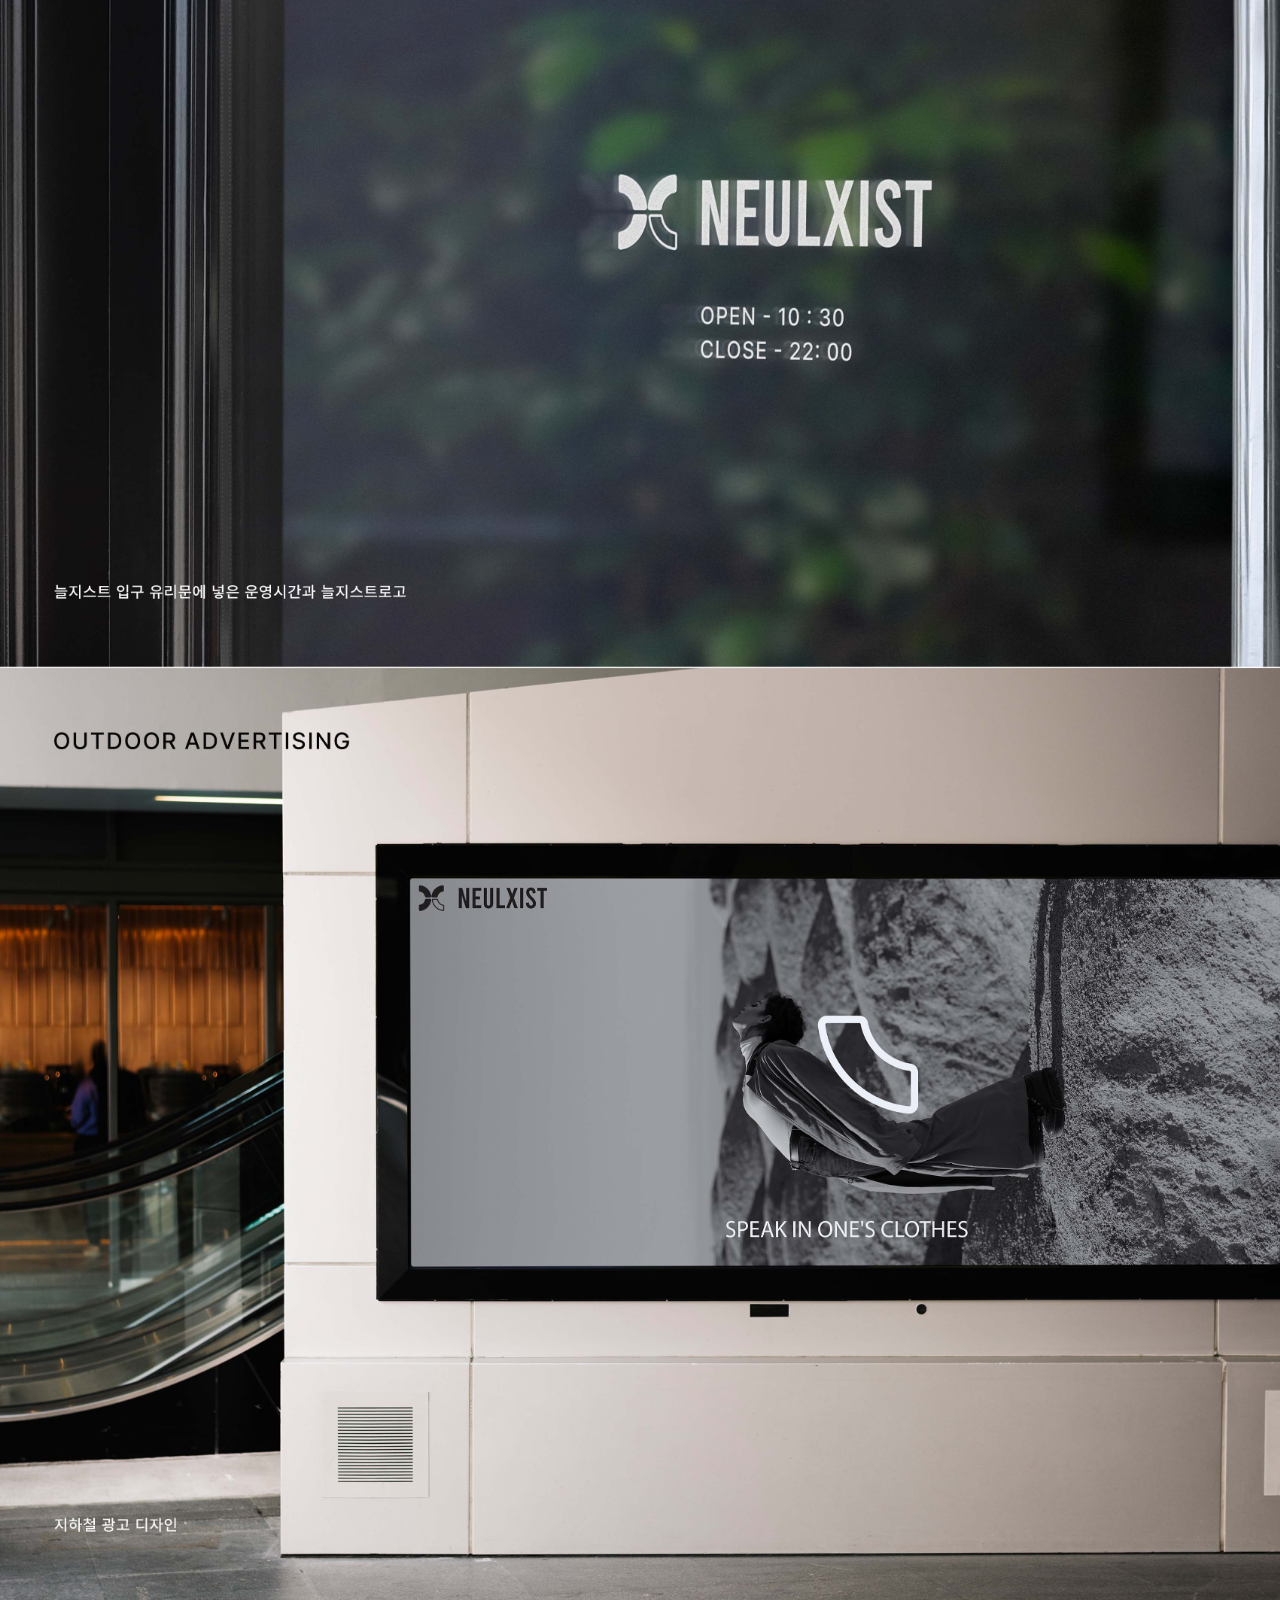
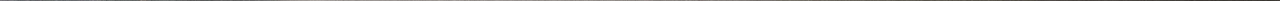
<file: guide/neulxist.html>
<!doctype html>
<html>
	<head>
		<!--파비콘-->
		<link href="./guide_img/neulxist/Fabicorn.png" rel="icon" type="image/png" sizes="32x32">
		<title>Waves BI&amp;BX</title>
		<meta charset="utf-8">
		<link href="./css/neulxist.css" rel="stylesheet" type="text/css">
	</head>
	<body class="brand2">
		<img src="./guide_img/neulxist/01.jpg" alt="neulxist bibx">
		<img src="./guide_img/neulxist/02.jpg" alt="neulxist bibx">
		<img src="./guide_img/neulxist/03.jpg" alt="neulxist bibx">
		<img src="./guide_img/neulxist/04.jpg" alt="neulxist bibx">
		<img src="./guide_img/neulxist/05.jpg" alt="neulxist bibx">
		<img src="./guide_img/neulxist/06.jpg" alt="neulxist bibx">
		<img src="./guide_img/neulxist/07.jpg" alt="neulxist bibx">
		<img src="./guide_img/neulxist/08.jpg" alt="neulxist bibx">
		<img src="./guide_img/neulxist/09.jpg" alt="neulxist bibx">
		<img src="./guide_img/neulxist/10.jpg" alt="neulxist bibx">
		<img src="./guide_img/neulxist/11.jpg" alt="neulxist bibx">
		<img src="./guide_img/neulxist/12.jpg" alt="neulxist bibx">
		<ul class="btn_2">
			<li><a href="#">top</a><li>
			<li><a href="../index.html">home</a><li>
		</ul>
	</body>	
</html>
</file>
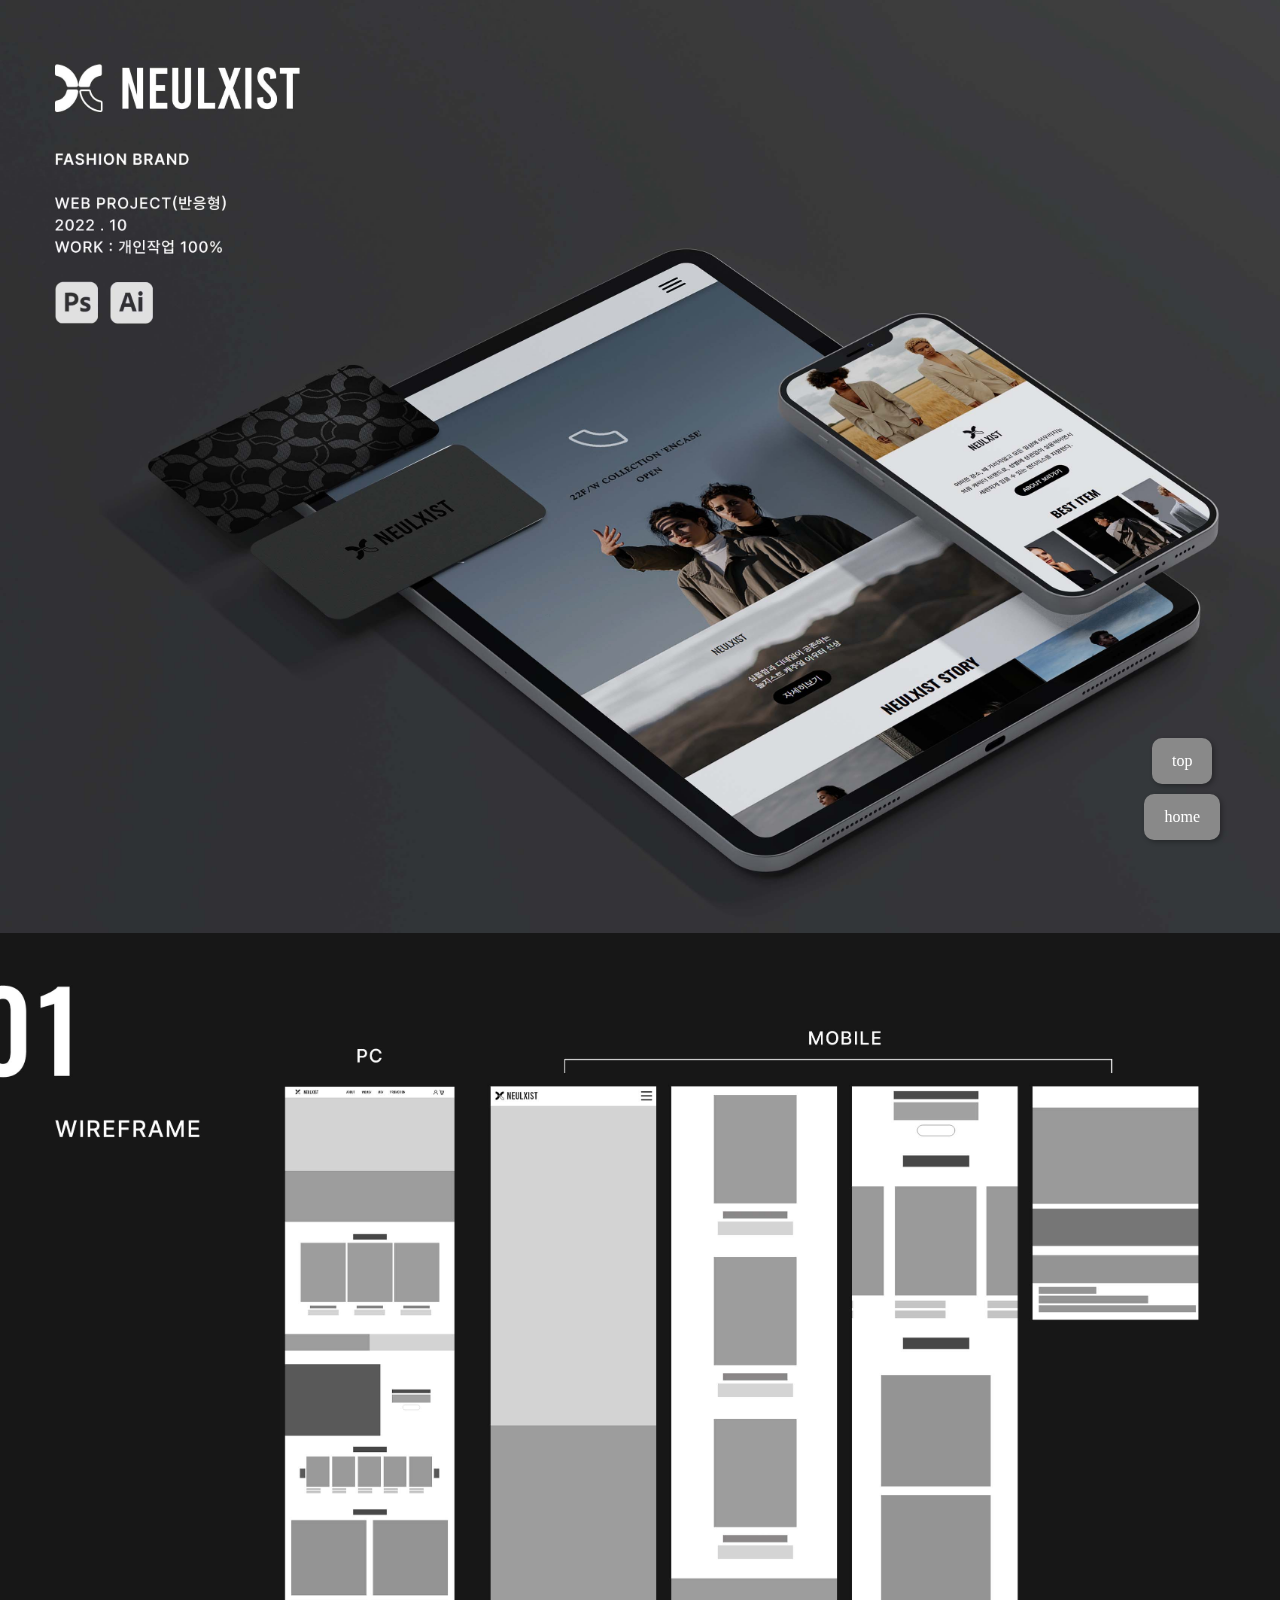
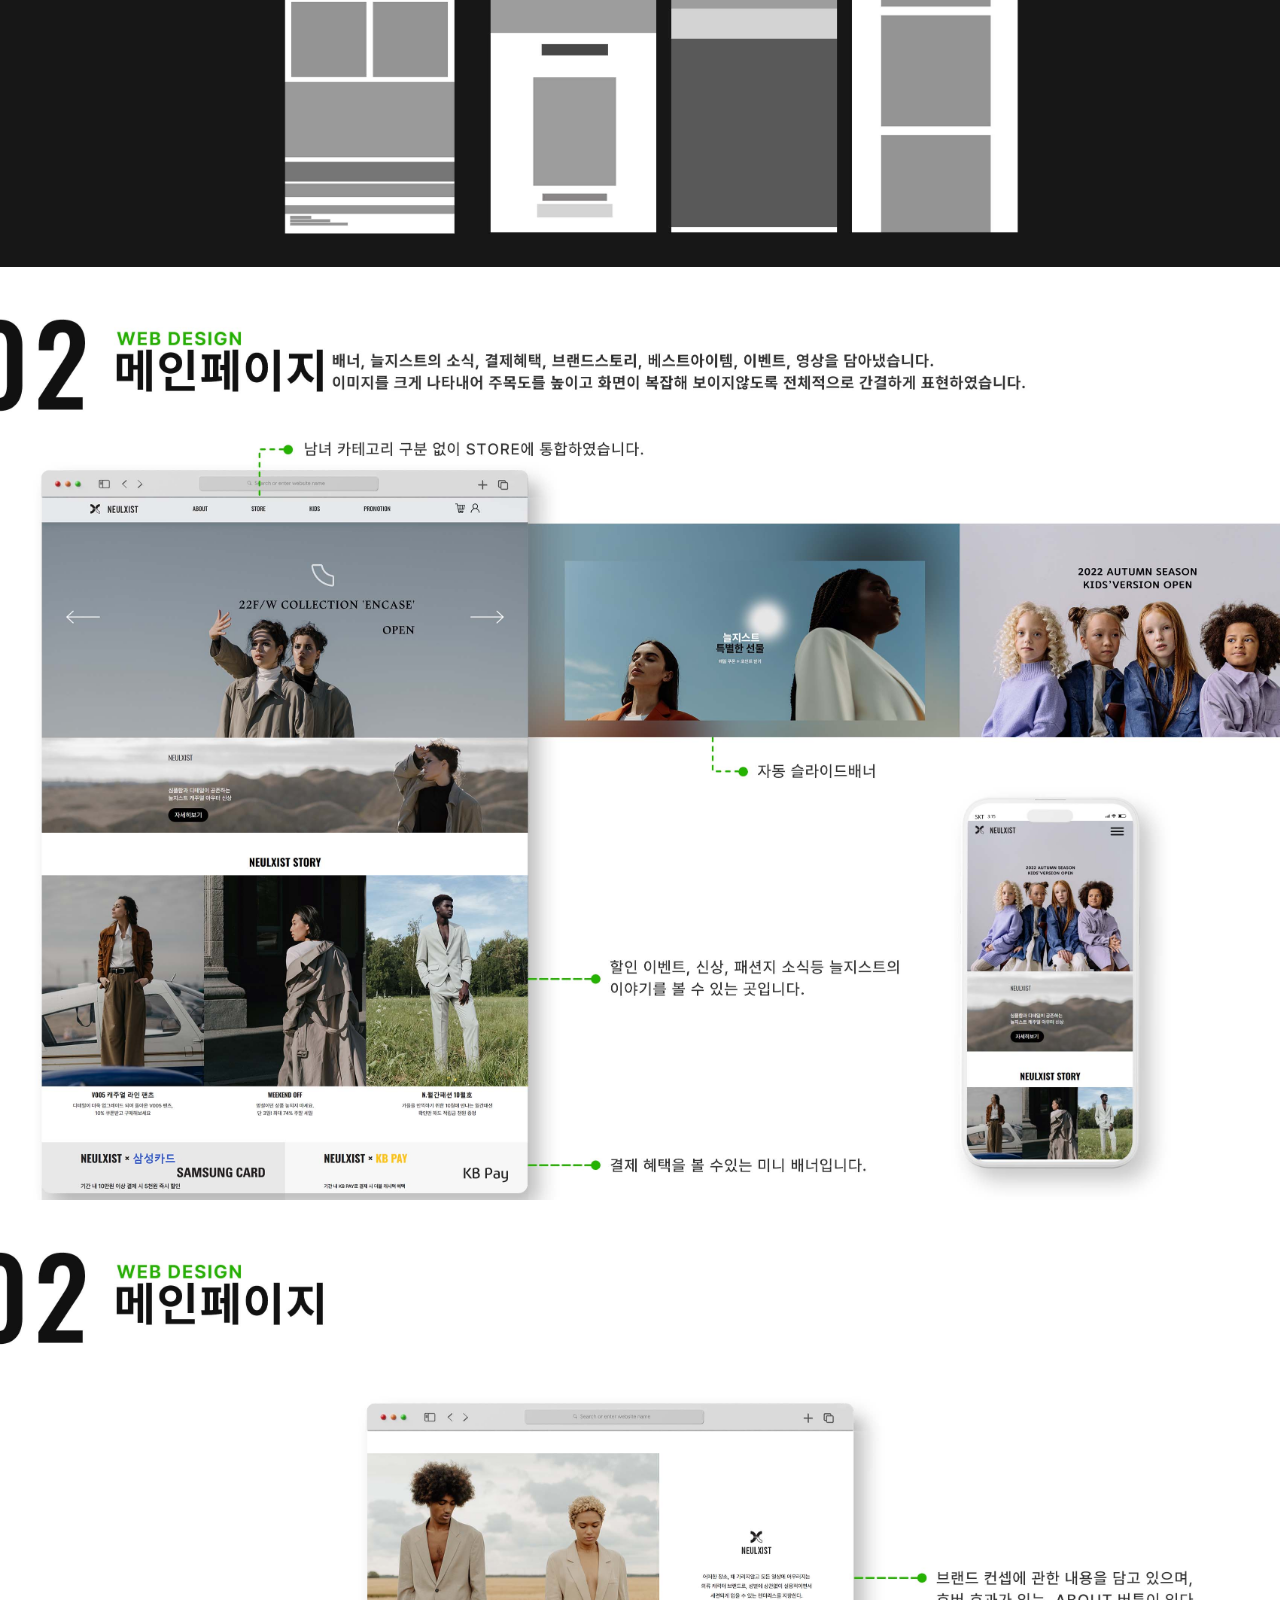
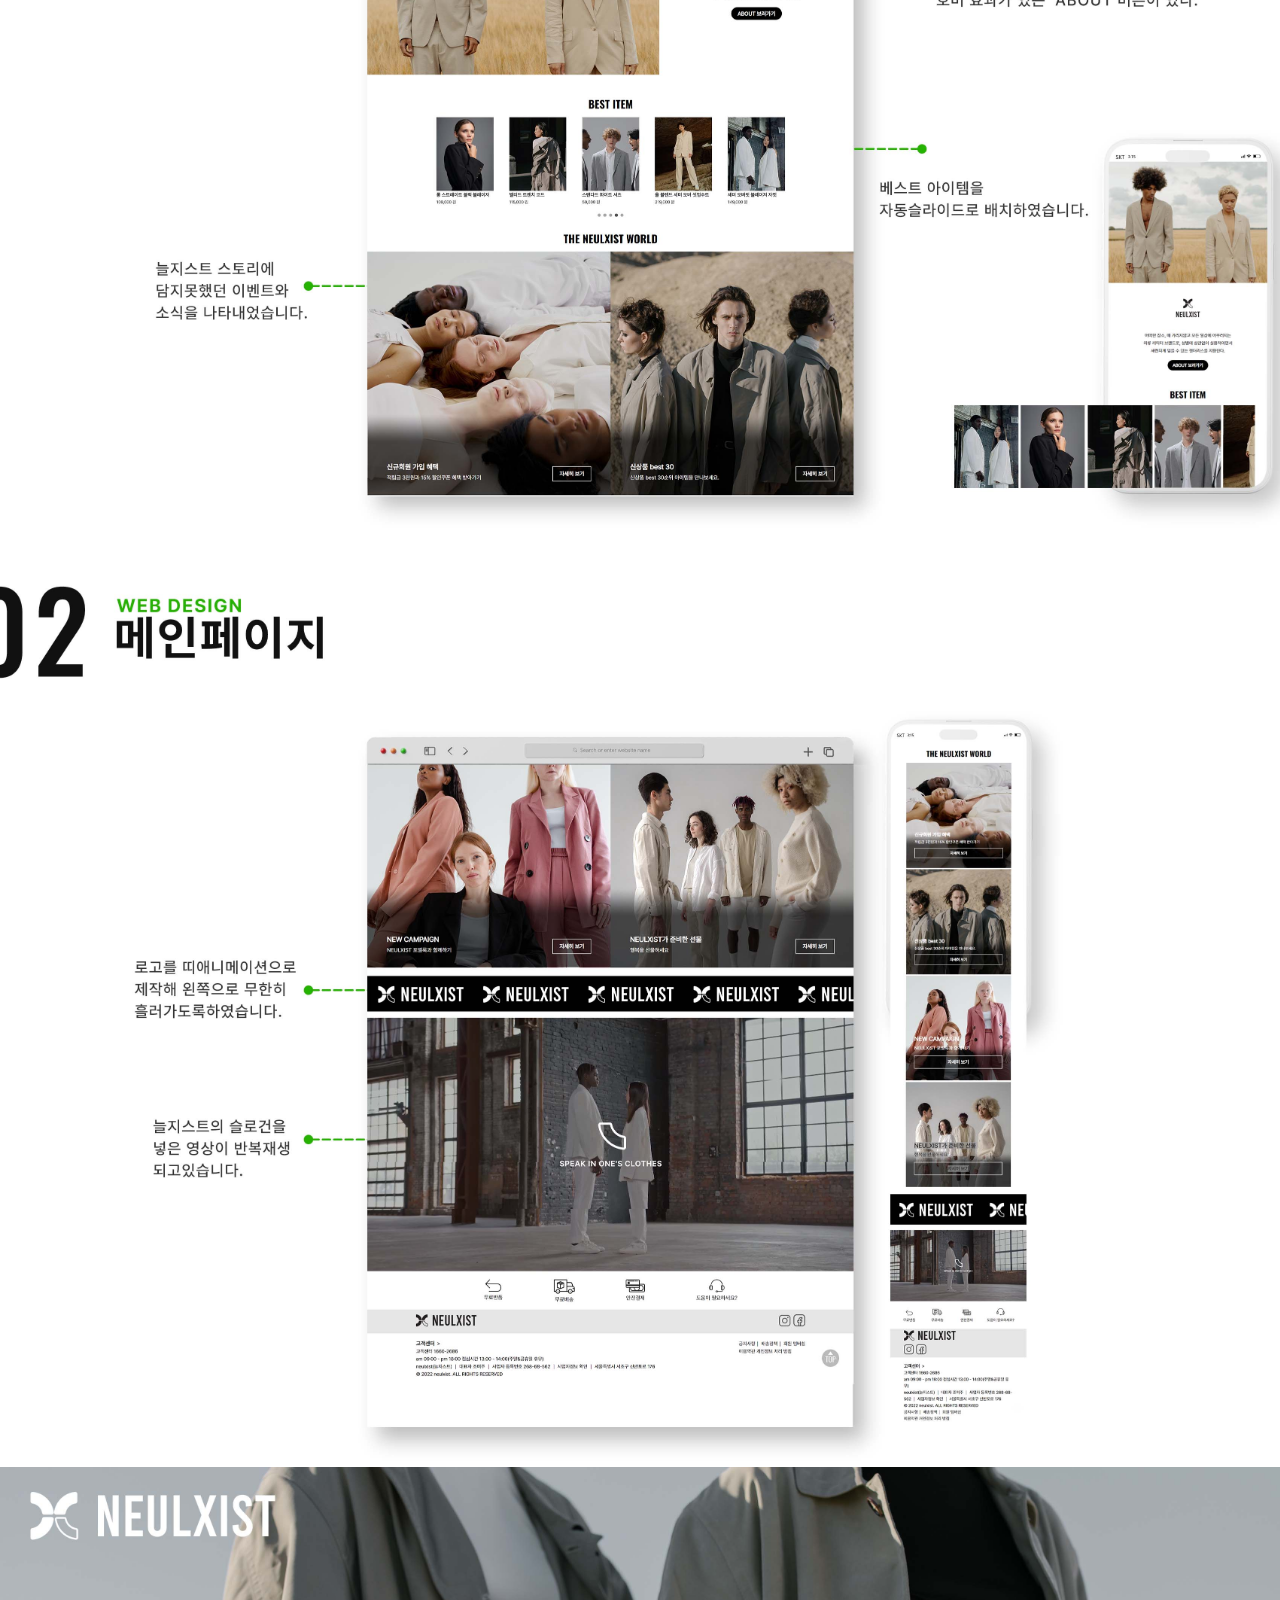
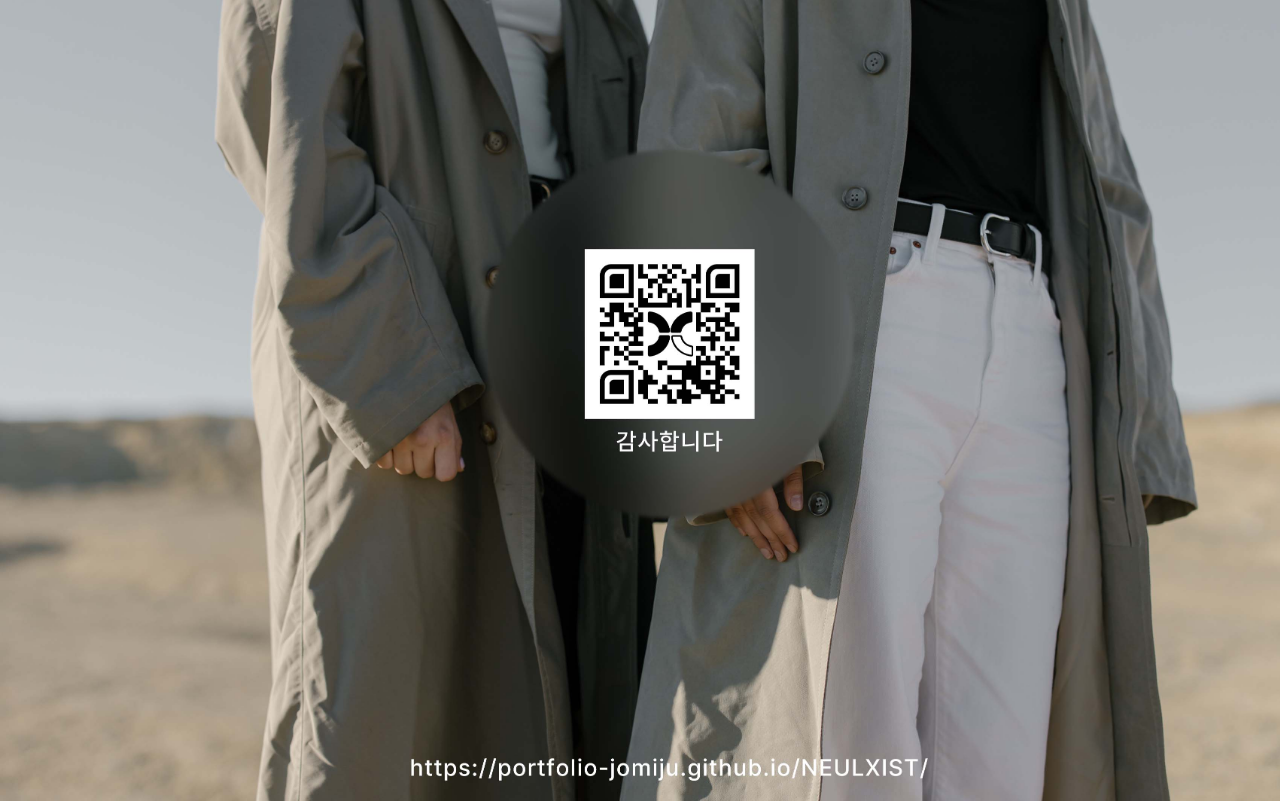
<file: guide/neulxist_web.html>
<!doctype html>
<html>
	<head>
		<!--파비콘-->
		<link href="./guide_img/neulxist/Fabicorn.png" rel="icon" type="image/png" sizes="32x32">
		<title>Waves BI&amp;BX</title>
		<meta charset="utf-8">
		<link href="./css/neulxist.css" rel="stylesheet" type="text/css">
	</head>
	<body class="brand2">
		<img src="./guide_img/neulxist/web/01.jpg" alt="neulxist web">
		<img src="./guide_img/neulxist/web/02.jpg" alt="neulxist web">
		<img src="./guide_img/neulxist/web/03.jpg" alt="neulxist web">
		<img src="./guide_img/neulxist/web/04.jpg" alt="neulxist web">
		<img src="./guide_img/neulxist/web/05.jpg" alt="neulxist web">
		<img src="./guide_img/neulxist/web/06.jpg" alt="neulxist web">
		
		<ul class="btn_2">
			<li><a href="#">top</a><li>
			<li><a href="../index.html">home</a><li>
		</ul>
	</body>	
</html>
</file>
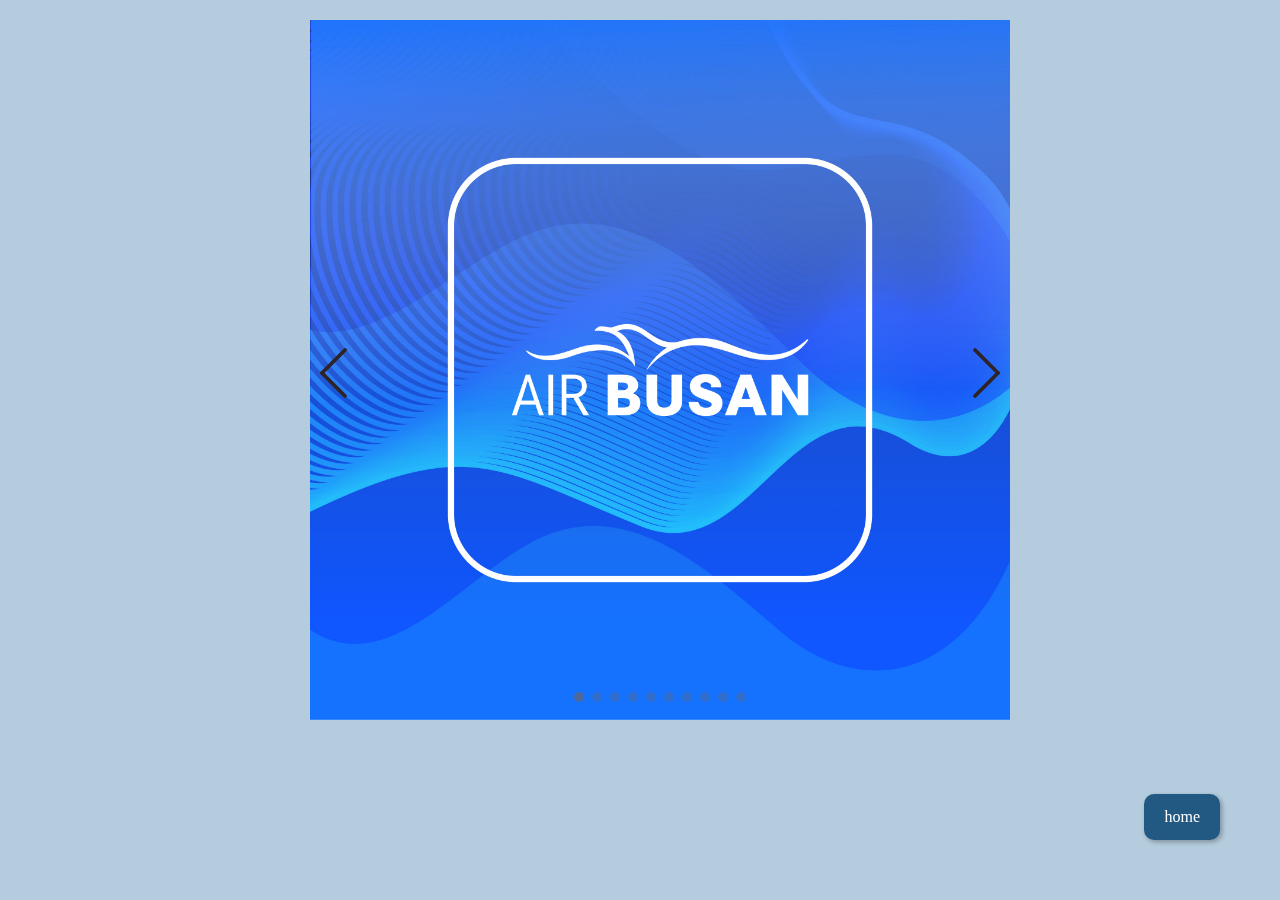
<file: guide/news/Card_News.html>
<!DOCTYPE html>
<html lang="ko">
<head>
	<title>자동슬라이드 배너</title>
	<meta charset="utf-8">
	<!-- 슬라이드 css -->
	<link href="./css/swiper.css" rel="stylesheet" type="text/css"><!-- 수정X -->
	<link href="./css/slidebanner.css" rel="stylesheet" type="text/css"><!--디자인에 맞게 수정-->
    <link rel="stylesheet" href="./css/news.css">
</head>
<body>
	<div class="news">
	 <!-- 슬라이드 구문 -->
	  <div class="swiper-container slide">
		<div class="swiper-wrapper">
			<div class="swiper-slide">
				<a href="#"><img src="./images/Card_News1.jpg" alt="배너1"></a>
			</div>
            <div class="swiper-slide">
				<a href="#"><img src="./images/Card_News2.jpg" alt="배너1"></a>
			</div>
            <div class="swiper-slide">
				<a href="#"><img src="./images/Card_News3.jpg" alt="배너1"></a>
			</div>
            <div class="swiper-slide">
				<a href="#"><img src="./images/Card_News4.jpg" alt="배너1"></a>
			</div>
            <div class="swiper-slide">
				<a href="#"><img src="./images/Card_News5.jpg" alt="배너1"></a>
			</div>
            <div class="swiper-slide">
				<a href="#"><img src="./images/Card_News6.jpg" alt="배너1"></a>
			</div>
            <div class="swiper-slide">
				<a href="#"><img src="./images/Card_News7.jpg" alt="배너1"></a>
			</div>
            <div class="swiper-slide">
				<a href="#"><img src="./images/Card_News8.jpg" alt="배너1"></a>
			</div>
            <div class="swiper-slide">
				<a href="#"><img src="./images/Card_News9.jpg" alt="배너1"></a>
			</div>
            <div class="swiper-slide">
				<a href="#"><img src="./images/Card_News10.jpg" alt="배너1"></a>
			</div>
            
			
		</div>
		<!-- 화살표 버튼 -->
		<div class="swiper-button-next"></div>
		<div class="swiper-button-prev"></div>
		<!-- 블릿 버튼 -->
		<div class="swiper-pagination"></div>
	  </div>
	  <ul class="btn_1">
		
		<li><a href="../index.html">home</a><li>
	</ul>
	</div>
	
	<!-- 슬라이드 js -->
	<script src="https://code.jquery.com/jquery-2.2.0.min.js"></script><!-- 제이쿼리 라이브러리,수정X -->
	<script src="script/swiper.min.js"></script><!-- 수정X -->
	<script src="script/slidebanner.js"></script><!--디자인에 맞게 수정-->
</body>
</html>
</file>
<file: guide/css/Infographic.css>
*{margin:0; padding:0;}
a{text-decoration:none;}
body{
    font-family: '맑은 고딕';
    font-size: 16px;
    line-height: 26px;
    min-width: 1320px;
}

/* 배경색상 */
.brand1{
    background-color: rgb(192, 223, 228);
}
.brand2{
    background-color: rgb(192, 223, 228);
}

/* 이미지 크기 */
img{
    width:1320px;
    display: block;
    margin: auto;
}

/* 버튼 */
ul{list-style:none; 
position:fixed;
bottom:50px;
right:50px;
text-align:center;}
ul li{
    margin: 10px;
}
ul li a{
    display: inline-block;
    padding: 10px 20px;
    border-radius: 10px;
    box-shadow: 2px 2px 5px rgba(0, 0, 0, 0.3);
}
.btn_1 li a{
    background: #215982;
    color:#fff;
}
.btn_1 li a:hover{
    background: #21455f;

}
</file>
<file: guide/css/busan.css>
*{margin:0; padding:0;}
a{text-decoration:none;}
body{
    font-family: '맑은 고딕';
    font-size: 16px;
    line-height: 26px;
    min-width: 1320px;
    background: url(../guide_img/busan_bg.jpg) no-repeat center;
}

div{
    width: 1200px;
    margin: auto;
    margin-top: 100px;
    
}
/* 버튼 */
ul{list-style:none; 
    position:fixed;
    bottom:50px;
    right:50px;
    text-align:center;}
    ul li{
        margin: 10px;
    }
    ul li a{
        display: inline-block;
        padding: 10px 20px;
        border-radius: 10px;
        box-shadow: 2px 2px 5px rgba(0, 0, 0, 0.3);
    }
    .btn_1 li a{
        background: #4b5f56;
        color:#fff;
    }
    .btn_2 li a{
        background: #0066aa;
        color:#fff;
        transition: all 0.7s;
    }
    .btn_2 li a:hover{
        background: #335078;
    }
</file>
<file: guide/css/icon.css>
*{margin:0; padding:0;}
/* icon 꾸미기 */
.top{
  position:fixed; 
  bottom:107px; 
  right: 66px;
  z-index: 90;
  display:none;
}
.top img{
  width: 80px;
}
</file>
<file: guide/css/cantio_bi.css>
*{margin:0; padding:0;}
a{text-decoration:none;}
body{
    font-family: '맑은 고딕';
    font-size: 16px;
    line-height: 26px;
    min-width: 1320px;
}

/* 배경색상 */
.brand1{
    background-color: #e0c4f0cd;
}
.brand2{
    background-color: #e0c4f0cd;
}

/* 이미지 크기 */
.c_img{
    width:1320px;
    display: block;
    margin: auto;
}

/* 버튼 */
ul{list-style:none; 
position:fixed;
bottom:50px;
right:50px;
text-align:center;}
ul li{
    margin: 10px;
}
ul li a{
    display: inline-block;
    padding: 10px 20px;
    border-radius: 10px;
    box-shadow: 2px 2px 5px rgba(0, 0, 0, 0.3);
}


/* 탑버튼 */
.top_button {
    position: fixed;
    right: 50px;
    bottom: 50px;
    z-index: 99;
}

.brand2{
    background-color: #b45a86ac;
}

/* 버튼 */
ul{list-style:none; 
    position:fixed;
    bottom:50px;
    right:50px;
    text-align:center;}
    ul li{
        margin: 10px;
    }
    ul li a{
        display: inline-block;
        padding: 10px 20px;
        border-radius: 10px;
        box-shadow: 2px 2px 5px rgba(0, 0, 0, 0.3);
    }
    .btn_1 li a{
        background: #4b5f56;
        color:#fff;
    }
    .btn_2 li a{
        background: #a366b5;
        color:#fff;
        transition: all 0.7s;
    }
    .btn_2 li a:hover{
        background: #cd4c9e;
    }
</file>
<file: guide/css/neulxist.css>
*{margin:0; padding:0;}
a{text-decoration:none;}
body{
    font-family: '맑은 고딕';
    font-size: 16px;
    line-height: 26px;
    min-width: 1320px;
}

/* 배경색상 */
.brand1{
    background-color: #3a3a3acd;
}
.brand2{
    background-color: #2d2d2dcd;
}

/* 이미지 크기 */
img{
    width:1320px;
    display: block;
    margin: auto;
}

/* 버튼 */
ul{list-style:none; 
position:fixed;
bottom:50px;
right:50px;
text-align:center;}
ul li{
    margin: 10px;
}
ul li a{
    display: inline-block;
    padding: 10px 20px;
    border-radius: 10px;
    box-shadow: 2px 2px 5px rgba(0, 0, 0, 0.3);
}


/* 탑버튼 */
.top_button {
    position: fixed;
    right: 50px;
    bottom: 50px;
    z-index: 99;
}

.brand2{
    background-color: #444444ac;
}

/* 버튼 */
ul{list-style:none; 
    position:fixed;
    bottom:50px;
    right:50px;
    text-align:center;}
    ul li{
        margin: 10px;
    }
    ul li a{
        display: inline-block;
        padding: 10px 20px;
        border-radius: 10px;
        box-shadow: 2px 2px 5px rgba(0, 0, 0, 0.3);
    }
    .btn_1 li a{
        background: #4b5f56;
        color:#fff;
    }
    .btn_2 li a{
        background: #898989;
        color:#fff;
        transition: all 0.7s;
    }
    .btn_2 li a:hover{
        background: #414141;
    }
</file>
<file: guide/news/css/news.css>
*{margin:0; padding:0;}
a{text-decoration:none;}
body{
    font-family: '맑은 고딕';
    font-size: 16px;
    line-height: 26px;
    min-width: 1320px;
    background-color: #b4ccdd;
}

/* 배경색상 */
.brand1{
    background-color: rgb(192, 223, 228);
}
.brand2{
    background-color: rgb(192, 223, 228);
}

/* 이미지 크기 */
.news{
    width:1320px;
    margin: auto;
}

/* 버튼 */
ul{list-style:none; 
position:fixed;
bottom:50px;
right:50px;
text-align:center;}
ul li{
    margin: 10px;
}
ul li a{
    display: inline-block;
    padding: 10px 20px;
    border-radius: 10px;
    box-shadow: 2px 2px 5px rgba(0, 0, 0, 0.3);
}
.btn_1 li a{
    background: #215982;
    color:#fff;
    transition: all 0.5s;
}
.btn_1 li a:hover{
    background-color: #162f41;
}
</file>
<file: guide/news/css/slidebanner.css>
*{margin:0; padding:0;}

/* 슬라이드배너 꾸미기 */
.slide { width:700px;
margin-top: 20px;}
.slide .swiper-slide {text-align: center; font-size: 18px; background: #fff;
			  /* Center slide text vertically */
			  display: -webkit-box;
			  display: -ms-flexbox;
			  display: -webkit-flex;
			  display: flex;
			  -webkit-box-pack: center;
			  -ms-flex-pack: center;
			  -webkit-justify-content: center;
			  justify-content: center;
			  -webkit-box-align: center;
			  -ms-flex-align: center;
			  -webkit-align-items: center;
			  align-items: center; }
.slide  .swiper-slide img{
	display: block; 
	width:100%;
}

/*이동버튼 영역*/
.slide .swiper-button-next:after,
.slide .swiper-button-prev:after{display:none;}/* 소스에 들어있는 버튼 삭제 */
.slide .swiper-button-next,
.slide .swiper-button-prev{width:27px; height:50px;}/* 버튼 크기 */
.slide .swiper-button-prev{left:10px; background:url(../images/prev.png);}/* 버튼 위치, 버튼 이미지 */
.slide .swiper-button-next{right:10px; background:url(../images/next.png);}/* 버튼 위치, 버튼 이미지 */
.slide .swiper-button-prev:hover{background:url(../images/prev_hover.png);}/* 버튼 호버 이미지 */
.slide .swiper-button-next:hover{background:url(../images/next_hover.png);}/* 버튼 호버 이미지 */

/*블릿버튼 영역*/
.slide .swiper-pagination-bullet{background:rgb(77, 104, 155); width:10px; height:10px; opacity:0.5;}/* 블릿버튼 크기, 색상, 투명도 */
.slide .swiper-pagination-bullet-active{opacity:1;} /* 블릿버튼 페이지 표시날 때 투명도 */ 
.swiper-container-horizontal > .swiper-pagination-bullets{bottom:10px;}/* 블릿버튼 위치 */
</file>
